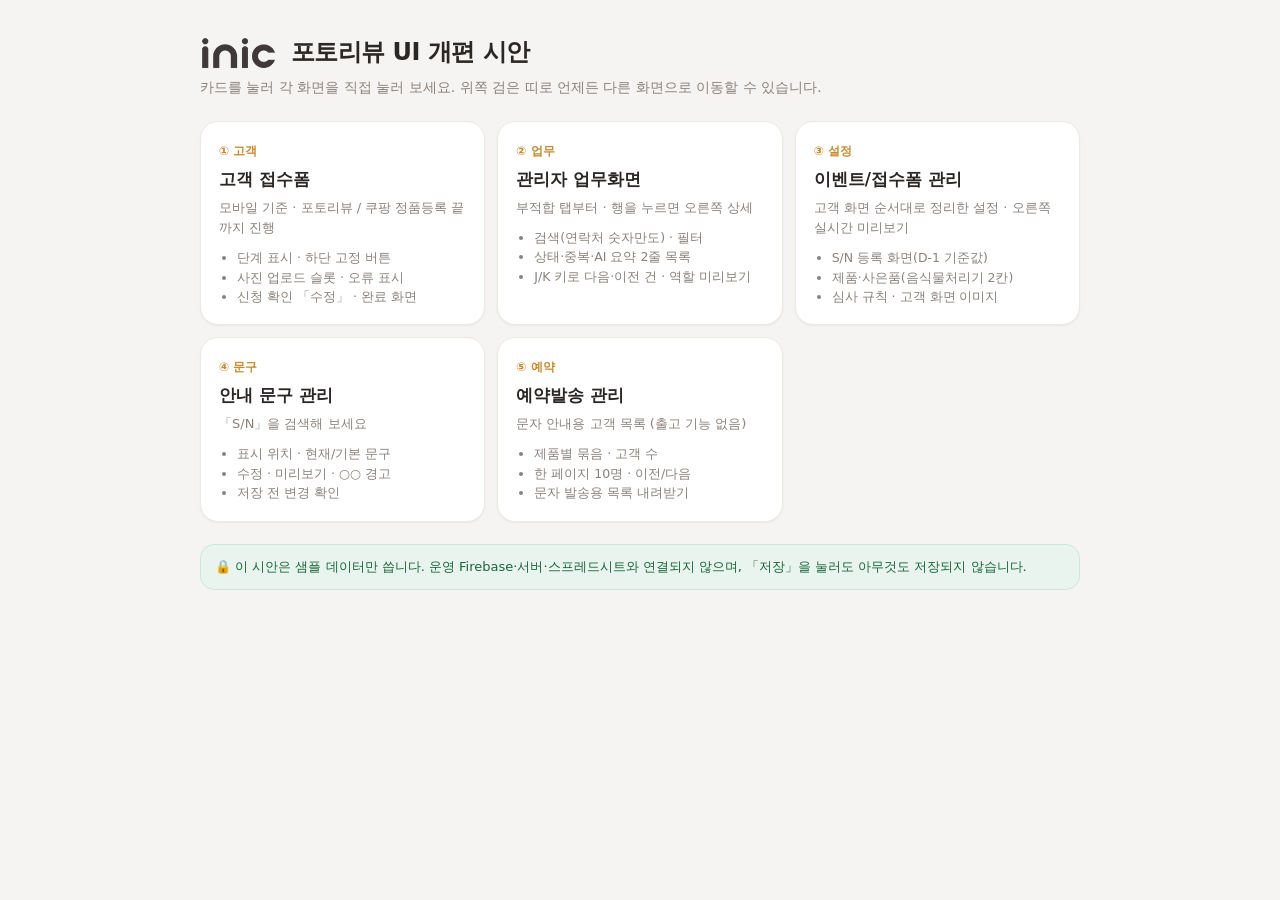
<file: mockup/index.html>
<!doctype html>
<html lang="ko"><head><meta charset="utf-8"><meta name="robots" content="noindex,nofollow"><meta name="viewport" content="width=device-width,initial-scale=1">
<title>포토리뷰 UI 시안</title>
<link rel="stylesheet" href="mock.css">
<style>
  .main{max-width:920px;margin:0 auto;padding:34px 20px 50px}
  .top{display:flex;align-items:center;gap:14px;margin-bottom:6px}
  .top .logo{height:34px}
  h1{font-size:24px;margin:0;letter-spacing:-.02em}
  .lead{color:var(--sub);margin:4px 0 22px}
  .grid{display:grid;grid-template-columns:repeat(auto-fill,minmax(270px,1fr));gap:12px}
  a.c{display:block;background:#fff;border:1px solid var(--line);border-radius:18px;padding:18px;text-decoration:none;color:var(--ink);box-shadow:var(--sh-1);transition:.15s}
  a.c:hover{transform:translateY(-2px);box-shadow:var(--sh-2);border-color:#dcd4cc}
  a.c .no{font-size:12px;font-weight:800;color:var(--accent)}
  a.c b{display:block;font-size:17px;margin:4px 0 6px}
  a.c p{margin:0;color:var(--sub);font-size:13px}
  a.c ul{margin:10px 0 0;padding-left:18px;font-size:12.5px;color:var(--sub)}
  .safe{margin-top:22px;background:var(--okbg);border:1px solid #cfe7da;border-radius:14px;padding:12px 14px;font-size:13px;color:#17663a}
</style></head><body>
<div class="main">
  <div class="top"><img class="logo" src="logo.png" alt="아이닉"><h1>포토리뷰 UI 개편 시안</h1></div>
  <p class="lead">카드를 눌러 각 화면을 직접 눌러 보세요. 위쪽 검은 띠로 언제든 다른 화면으로 이동할 수 있습니다.</p>
  <div class="grid">
    <a class="c" href="form.html"><span class="no">① 고객</span><b>고객 접수폼</b><p>모바일 기준 · 포토리뷰 / 쿠팡 정품등록 끝까지 진행</p>
      <ul><li>단계 표시 · 하단 고정 버튼</li><li>사진 업로드 슬롯 · 오류 표시</li><li>신청 확인 「수정」 · 완료 화면</li></ul></a>
    <a class="c" href="admin.html"><span class="no">② 업무</span><b>관리자 업무화면</b><p>부적합 탭부터 · 행을 누르면 오른쪽 상세</p>
      <ul><li>검색(연락처 숫자만도) · 필터</li><li>상태·중복·AI 요약 2줄 목록</li><li>J/K 키로 다음·이전 건 · 역할 미리보기</li></ul></a>
    <a class="c" href="settings.html"><span class="no">③ 설정</span><b>이벤트/접수폼 관리</b><p>고객 화면 순서대로 정리한 설정 · 오른쪽 실시간 미리보기</p>
      <ul><li>S/N 등록 화면(D-1 기준값)</li><li>제품·사은품(음식물처리기 2칸)</li><li>심사 규칙 · 고객 화면 이미지</li></ul></a>
    <a class="c" href="notices.html"><span class="no">④ 문구</span><b>안내 문구 관리</b><p>「S/N」을 검색해 보세요</p>
      <ul><li>표시 위치 · 현재/기본 문구</li><li>수정 · 미리보기 · ○○ 경고</li><li>저장 전 변경 확인</li></ul></a>
    <a class="c" href="reserve.html"><span class="no">⑤ 예약</span><b>예약발송 관리</b><p>문자 안내용 고객 목록 (출고 기능 없음)</p>
      <ul><li>제품별 묶음 · 고객 수</li><li>한 페이지 10명 · 이전/다음</li><li>문자 발송용 목록 내려받기</li></ul></a>
  </div>
  <div class="safe">🔒 이 시안은 샘플 데이터만 씁니다. 운영 Firebase·서버·스프레드시트와 연결되지 않으며, 「저장」을 눌러도 아무것도 저장되지 않습니다.</div>
</div>
</body></html>
</file>
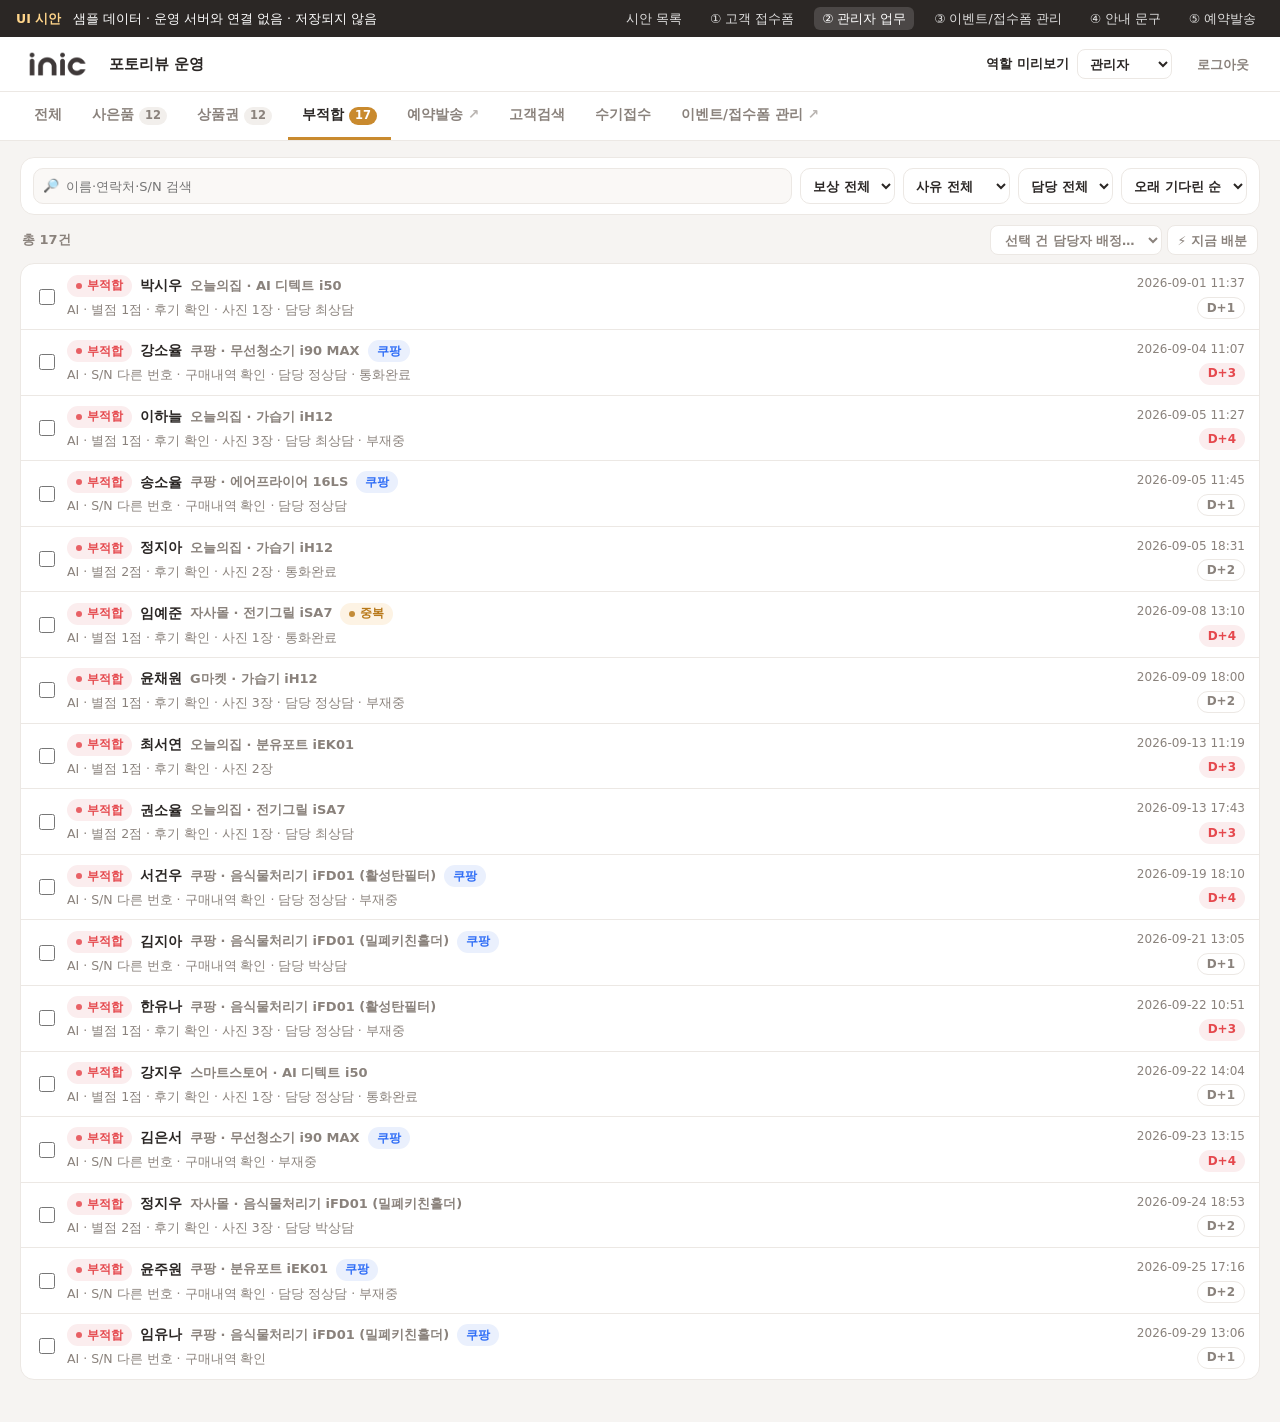
<file: admin.html>
<!doctype html>
<html lang="ko"><head><meta charset="utf-8"><meta name="robots" content="noindex,nofollow"><meta name="viewport" content="width=device-width,initial-scale=1">
<title>시안 ② 관리자 업무화면</title>
<link rel="stylesheet" href="mock.css">
<style>
  body{font-size:13px}
  .appbar{background:#fff;border-bottom:1px solid var(--line);display:flex;align-items:center;gap:14px;padding:10px 20px;position:sticky;top:30px;z-index:30}
  .appbar .ttl{font-weight:800;font-size:15px}
  .appbar .sp{flex:1}
  .who{display:flex;align-items:center;gap:8px;font-weight:700}
  .who select{height:30px;border:1px solid var(--line);border-radius:8px;padding:0 8px;background:#fff}
  .tabs{display:flex;gap:2px;padding:0 20px;background:#fff;border-bottom:1px solid var(--line);overflow-x:auto;position:sticky;top:83px;z-index:29}
  .tab{border:0;background:none;padding:12px 14px;font-weight:700;color:var(--sub);cursor:pointer;border-bottom:3px solid transparent;white-space:nowrap;font-size:13.5px}
  .tab .n{display:inline-block;min-width:20px;padding:0 6px;margin-left:5px;border-radius:999px;background:var(--sunk2);font-size:11.5px;color:var(--sub)}
  .tab.on{color:var(--ink);border-bottom-color:var(--accent)}
  .tab.on .n{background:var(--accent);color:#fff}
  .tab.link::after{content:" ↗";opacity:.6}
  .wrap{display:grid;grid-template-columns:1fr;gap:0;padding:16px 20px 30px}
  .wrap.open{grid-template-columns:minmax(0,1fr) min(520px,44vw);gap:16px}
  .sub{display:inline-flex;background:var(--sunk2);border-radius:10px;padding:3px;margin-bottom:10px}
  .sub button{border:0;background:none;height:30px;padding:0 14px;border-radius:8px;font-weight:700;color:var(--sub);cursor:pointer}
  .sub button.on{background:#fff;color:var(--ink);box-shadow:var(--sh-1)}
  .fbar{display:flex;flex-wrap:wrap;gap:8px;align-items:center;background:#fff;border:1px solid var(--line);border-radius:14px;padding:10px 12px;margin-bottom:10px;position:sticky;top:132px;z-index:20}
  .search{position:relative;flex:1 1 260px}
  .search input{width:100%;height:36px;border:1.5px solid var(--line);border-radius:10px;padding:0 12px 0 32px;background:var(--sunk)}
  .search::before{content:"🔎";position:absolute;left:10px;top:8px;font-size:13px}
  .fbar select{height:36px;border:1px solid var(--line);border-radius:10px;padding:0 8px;background:#fff;font-weight:600}
  .meta{display:flex;align-items:center;gap:10px;margin:0 2px 8px;color:var(--sub);font-weight:700}
  .meta .sp{flex:1}
  .list{background:#fff;border:1px solid var(--line);border-radius:14px;overflow:hidden}
  .row{display:grid;grid-template-columns:22px 1fr auto;gap:10px;align-items:center;padding:10px 14px;border-bottom:1px solid var(--line);cursor:pointer;position:relative}
  .row:last-child{border-bottom:0}
  .row:hover{background:var(--sunk)}
  .row.sel{background:var(--accentbg)}
  .row.sel::before{content:"";position:absolute;left:0;top:0;bottom:0;width:3px;background:var(--accent)}
  .l1{display:flex;align-items:center;gap:8px;flex-wrap:wrap}
  .l1 .nm{font-weight:800;font-size:14px}
  .l1 .pd{color:var(--sub);font-weight:600}
  .l2{color:var(--sub);font-size:12.5px;margin-top:3px;white-space:nowrap;overflow:hidden;text-overflow:ellipsis}
  .row .rt{text-align:right;color:var(--sub);font-size:12px;display:flex;flex-direction:column;align-items:flex-end;gap:4px}
  .row input[type=checkbox]{width:16px;height:16px}
  .pager{display:flex;justify-content:center;gap:4px;margin-top:12px}
  .pager button{min-width:34px;height:32px;border:1px solid var(--line);background:#fff;border-radius:8px;font-weight:700;cursor:pointer}
  .pager button.on{background:var(--brand);color:#fff;border-color:var(--brand)}
  .empty{padding:40px;text-align:center;color:var(--sub)}
  /* 상세 패널 */
  .panel{background:#fff;border:1px solid var(--line);border-radius:16px;box-shadow:var(--sh-2);position:sticky;top:132px;max-height:calc(100vh - 150px);display:none;flex-direction:column;overflow:hidden}
  .wrap.open .panel{display:flex}
  .ph{display:flex;align-items:center;gap:8px;padding:12px 14px;border-bottom:1px solid var(--line)}
  .ph b{font-size:15px}
  .ph .sp{flex:1}
  .pb{overflow:auto;padding:14px;flex:1}
  .imgbig{height:300px;border-radius:12px;overflow:hidden;background:var(--sunk2);cursor:zoom-in;border:1px solid var(--line)}
  .imgs2{display:grid;grid-template-columns:1fr 1fr;gap:8px}
  .imgs2 .imgbig{height:240px}
  .imgcap{font-size:12px;color:var(--sub);font-weight:700;margin:6px 0 2px}
  .thumbs{display:flex;gap:6px;margin-top:6px}
  .thumbs div{width:54px;height:54px;border-radius:8px;overflow:hidden;border:2px solid var(--line);cursor:pointer}
  .thumbs div.on{border-color:var(--brand)}
  .chk{border:1px solid var(--line);border-radius:12px;margin-top:12px;overflow:hidden}
  .chk .h{background:var(--sunk);padding:8px 12px;font-weight:800;display:flex;align-items:center;gap:8px}
  .chk .i{display:flex;gap:8px;padding:8px 12px;border-top:1px solid var(--line)}
  .chk .i .o{font-weight:900;width:16px}
  .dl{display:grid;grid-template-columns:72px 1fr;gap:6px 10px;margin-top:12px;font-size:13px}
  .dl dt{color:var(--sub)} .dl dd{margin:0;font-weight:600}
  .callbox{background:var(--sunk);border-radius:12px;padding:12px;margin-top:12px}
  .callbox .g{display:grid;grid-template-columns:1fr 1fr;gap:8px;margin-bottom:8px}
  .callbox select,.callbox textarea{width:100%;border:1.5px solid var(--line);border-radius:10px;background:#fff;padding:7px 9px}
  .ro{background:var(--bluebg);color:var(--blue);border-radius:10px;padding:9px 12px;font-weight:700;margin-top:12px}
  .pf{display:flex;gap:8px;padding:12px 14px;border-top:1px solid var(--line);background:#fff}
  .pf .sp{flex:1}
  .keys{font-size:11.5px;color:var(--sub);padding:0 14px 10px;background:#fff}
  kbd{background:var(--sunk2);border:1px solid var(--line);border-bottom-width:2px;border-radius:5px;padding:0 5px;font-size:11px;font-family:inherit}
  .shipnote{background:var(--warnbg);color:#7a5210;border-radius:10px;padding:8px 12px;font-weight:700;margin-bottom:10px;display:flex;gap:10px;align-items:center}
  .viewer{position:fixed;inset:0;background:rgba(15,12,11,.92);z-index:160;display:none;align-items:center;justify-content:center}
  .viewer.on{display:flex}
  .viewer .vi{width:min(520px,90vw);height:min(700px,85vh)}
  .viewer .x{position:absolute;top:18px;right:22px;color:#fff;font-size:26px;background:none;border:0;cursor:pointer}
  @media (max-width:900px){ .wrap.open{grid-template-columns:1fr} .panel{position:fixed;inset:40px 10px 10px;max-height:none;z-index:120} }
</style></head><body>
<div class="appbar">
  <span class="logochip"><img class="logo" src="logo.png" alt="아이닉"></span><span class="ttl">포토리뷰 운영</span><span class="sp"></span>
  <span class="who">역할 미리보기 <select id="role"><option value="master">관리자</option><option value="qa">QA</option><option value="order">발주·회계</option><option value="agent">상담사</option></select></span>
  <button class="btn sm ghost" onclick="toast('시안: 로그아웃')">로그아웃</button>
</div>
<nav class="tabs" id="tabs"></nav>
<div class="wrap" id="wrap">
  <main>
    <div id="subbox"></div>
    <div class="fbar" id="fbar"></div>
    <div id="shipnote"></div>
    <div class="meta"><span id="count"></span><span class="sp"></span><span id="bulk"></span></div>
    <div class="list" id="list"></div>
    <div class="pager" id="pager"></div>
  </main>
  <aside class="panel" id="panel"></aside>
</div>
<div class="viewer" id="viewer"><button class="x" onclick="$('#viewer').classList.remove('on')">✕</button><div class="vi" id="vimg"></div></div>
<script src="mock.js"></script>
<script>
mockbar("admin.html");
const ALL = makeEntries(96);
const RES = Object.keys(RESERVE_DEFAULT);
const isRes = e => RES.includes(e.product) && e.rw==="gift";
const TABS = [
  {k:"all",   t:"전체",       roles:["master","qa","order"]},
  {k:"gift",  t:"사은품",     roles:["master","qa","order"]},
  {k:"coupon",t:"상품권",     roles:["master","qa","order"]},
  {k:"bad",   t:"부적합",     roles:["master","qa","agent"]},
  {k:"reserve",t:"예약발송",  roles:["master","qa","order"], href:"reserve.html"},
  {k:"cs",    t:"고객검색",   roles:["master","qa","agent"]},
  {k:"manual",t:"수기접수",   roles:["master","qa","agent"]},
  {k:"admin", t:"이벤트/접수폼 관리", roles:["master"], href:"settings.html"}];
const V = { tab:"bad", sub:"elig", q:"", f1:"", f2:"", f3:"", sort:"wait", page:1, sel:null, shot:0, checked:new Set() };
const shippable = e => (e.status==="eligible"||e.approved) && !e.shipped;
const lists = {
  all:   () => ALL,
  gift:  () => V.sub==="elig" ? ALL.filter(e=>e.rw==="gift"&&shippable(e)&&!isRes(e)) : ALL.filter(e=>e.rw==="gift"&&(e.status==="review"||e.status==="pending")&&!e.approved),
  coupon:() => V.sub==="elig" ? ALL.filter(e=>e.rw==="coupon"&&shippable(e)) : ALL.filter(e=>e.rw==="coupon"&&(e.status==="review"||e.status==="pending")&&!e.approved),
  bad:   () => ALL.filter(e=>e.status==="ineligible"&&!e.approved),
  cs:    () => V.q ? ALL : [],
  manual:() => []
};
function badge(k){ const f=lists[k]; if(!f) return ""; if(k==="all"||k==="cs"||k==="manual") return "";
  const save=V.sub; V.sub="elig"; const n=f().length; V.sub=save; return `<span class="n">${k==="bad"?lists.bad().length:n}</span>`; }
function renderTabs(){
  const role=$("#role").value; const ok=TABS.filter(t=>t.roles.includes(role));
  if(!ok.find(t=>t.k===V.tab)) V.tab=ok[0].k;
  $("#tabs").innerHTML = ok.map(t=>`<button class="tab ${t.k===V.tab?"on":""} ${t.href?"link":""}" data-tab="${t.k}" ${t.href?`data-href="${t.href}"`:""}>${t.t}${badge(t.k)}</button>`).join("");
}
function match(e){ const q=V.q.trim().toLowerCase(); if(!q) return true; const d=q.replace(/\D/g,"");
  return [e.name,e.phone,e.serial,e.product,prodOf(e.product).name].join(" ").toLowerCase().includes(q) || (d.length>=4 && e.phone.replace(/\D/g,"").includes(d)); }
function rows(){
  let r = (lists[V.tab]||(()=>[]))().filter(match);
  if(V.tab==="bad"){
    if(V.f1) r=r.filter(e=>e.rw===V.f1);
    if(V.f2) r=r.filter(e=>(e.type==="coupang"?"sn":"rating")===V.f2);
    if(V.f3) r=r.filter(e=>V.f3==="__none__"?!e.agent:e.agent===V.f3);
  }
  r=r.slice(); if(V.sort==="wait") r.sort((a,b)=>a.date-b.date); else r.sort((a,b)=>b.date-a.date);
  return r;
}
function renderFbar(){
  const sub = (V.tab==="gift"||V.tab==="coupon") ? `<div class="sub">${[["elig","적합(발송대상)"],["review","확인필요"]].map(([v,t])=>{ const s=V.sub; V.sub=v; const n=lists[V.tab]().length; V.sub=s; return `<button class="${V.sub===v?"on":""}" data-sub="${v}">${t} <b>${n}</b></button>`; }).join("")}</div>` : "";
  $("#subbox").innerHTML = sub;
  let h = `<div class="search"><input id="q" placeholder="${V.tab==="cs"?"고객 이름·연락처(숫자만도 가능)·S/N으로 찾기":"이름·연락처·S/N 검색"}" value="${esc(V.q)}"></div>`;
  if(V.tab==="bad") h += `<select id="f1"><option value="">보상 전체</option><option value="gift">사은품</option><option value="coupon">상품권</option></select>
    <select id="f2"><option value="">사유 전체</option><option value="rating">별점 미달</option><option value="sn">S/N 불일치</option></select>
    <select id="f3"><option value="">담당 전체</option><option value="__none__">미배정</option><option>박상담</option><option>최상담</option><option>정상담</option></select>`;
  h += `<select id="sort"><option value="wait">오래 기다린 순</option><option value="new">최신 접수 순</option></select>`;
  $("#fbar").innerHTML = (V.tab==="manual") ? `<div class="hint">수기접수 화면은 이번 시안 범위 밖입니다(기존 그대로).</div>` : h;
  ["f1","f2","f3","sort"].forEach(k=>{ const el=$("#"+k); if(el){ el.value=V[k]; el.onchange=()=>{ V[k]=el.value; V.page=1; renderList(); }; } });
  const q=$("#q"); if(q) q.oninput=()=>{ V.q=q.value; V.page=1; renderList(); };
  $$("[data-sub]").forEach(b=>b.onclick=()=>{ V.sub=b.dataset.sub; V.page=1; V.sel=null; renderAll(); });
  $("#shipnote").innerHTML = (V.tab==="gift"||V.tab==="coupon")&&V.sub==="elig"
    ? `<div class="shipnote">📦 일괄출고는 검색·필터와 관계없이 <u>적합·미출고 전체</u>를 내보냅니다. ${V.tab==="gift"?"예약발송 지정 제품은 빠집니다.":""}<span style="flex:1"></span><button class="btn sm primary" onclick="NOSAVE()">사방넷 일괄출고</button><button class="btn sm" onclick="NOSAVE()">엑셀</button></div>` : "";
}
function renderList(){
  const r = rows(), per=20, pages=Math.max(1,Math.ceil(r.length/per)); if(V.page>pages) V.page=pages;
  const vis = r.slice((V.page-1)*per, V.page*per);
  $("#count").textContent = V.tab==="cs" && !V.q ? "검색어를 입력하세요" : `총 ${r.length}건`;
  $("#bulk").innerHTML = V.tab==="bad" ? `${V.checked.size?`<b style="color:var(--ink)">${V.checked.size}건 선택</b>`:""} <select class="btn sm" style="height:30px" onchange="NOSAVE();this.value=''"><option value="">선택 건 담당자 배정…</option><option>박상담</option><option>최상담</option></select> <button class="btn sm" onclick="NOSAVE()">⚡ 지금 배분</button>` : "";
  $("#list").innerHTML = vis.length ? vis.map(e=>`
    <div class="row ${V.sel===e.id?"sel":""}" data-act="detail" data-id="${e.id}">
      ${V.tab==="bad"?`<input type="checkbox" data-chk="${e.id}" ${V.checked.has(e.id)?"checked":""} onclick="event.stopPropagation()">`:`<span></span>`}
      <div><div class="l1">${statusChip(e)}<span class="nm">${esc(e.name)}</span><span class="pd">${esc(e.source)} · ${esc(prodOf(e.product).name)}</span>
        ${e.type==="coupang"?'<span class="chip blue nodot">쿠팡</span>':""}${e.dup?'<span class="chip warn">중복</span>':""}${isRes(e)&&V.tab==="all"?'<span class="chip accent nodot">예약발송</span>':""}</div>
        <div class="l2">AI · ${esc(aiSummary(e))}${e.agent?" · 담당 "+esc(e.agent):""}${e.callStatus?" · "+esc(e.callStatus):""}</div></div>
      <div class="rt">${fmtDT(e.date)}${V.tab==="bad"?`<span class="chip ${(e.id.charCodeAt(4)%4)>=2?"bad":"line"} nodot">D+${1+(e.id.charCodeAt(4)%4)}</span>`:""}</div>
    </div>`).join("") : `<div class="empty">${V.tab==="cs"&&!V.q?"🔎 이름이나 연락처로 고객을 찾으세요":V.tab==="manual"?"(시안 범위 밖)":"조건에 맞는 건이 없습니다"}</div>`;
  $("#pager").innerHTML = pages>1 ? Array.from({length:pages},(_,i)=>`<button class="${i+1===V.page?"on":""}" data-pg="${i+1}">${i+1}</button>`).join("") : "";
}
function renderPanel(){
  const e = ALL.find(x=>x.id===V.sel); $("#wrap").classList.toggle("open", !!e); if(!e){ $("#panel").innerHTML=""; return; }
  const ro = V.tab==="all"||V.tab==="cs"; const bad = e.status==="ineligible"&&!e.approved;
  const shots = Array.from({length:e.shots},(_,i)=>i);
  const imgs = e.type==="coupang"
    ? `<div class="imgs2"><div><div class="imgcap">① S/N 라벨 사진</div><div class="imgbig" data-zoom="S/N 라벨">${fakeShot("S/N 라벨","#e3ebe6")}</div></div>
       <div><div class="imgcap">② 구매내역 캡처</div><div class="imgbig" data-zoom="주문목록">${fakeShot("쿠팡 주문목록","#efe9e3")}</div></div></div>`
    : `<div class="imgcap">리뷰 캡처 ${e.shots>1?`(${V.shot+1}/${e.shots}) · AI는 1번째에서 별점 확인`:""}</div><div class="imgbig" data-zoom="리뷰 캡처 ${V.shot+1}">${fakeShot("리뷰 캡처 "+(V.shot+1))}</div>
       ${e.shots>1?`<div class="thumbs">${shots.map(i=>`<div class="${i===V.shot?"on":""}" data-shot="${i}">${fakeShot(String(i+1))}</div>`).join("")}</div>`:""}`;
  const ck = e.type==="coupang"
    ? [["S/N 라벨 사진",e.status!=="review"],["입력 S/N과 사진 S/N "+(e.aiSerial==="일치"?"일치":e.aiSerial),e.aiSerial==="일치"],["쿠팡 주문목록 화면",true],["배송완료",e.status!=="review"]]
    : [["리뷰 화면 캡처",true],["별점 "+e.rating+"점 (3점 이상 통과)",e.rating>=3],["제품 사진 포함",true]];
  const primary = bad&&!ro ? `<button class="btn primary" data-act="approve">출고 승인</button>`
    : (e.status==="review"&&!ro) ? `<button class="btn primary" data-act="rejudge">재심사</button>` : "";
  $("#panel").innerHTML = `
    <div class="ph">${statusChip(e)}<b>${esc(e.name)}</b><span class="hint">${e.id}</span><span class="sp"></span>
      <button class="btn sm ghost" data-act="prev" title="이전 (K)">↑</button><button class="btn sm ghost" data-act="next" title="다음 (J)">↓</button><button class="btn sm ghost" data-act="close" title="닫기 (Esc)">✕</button></div>
    <div class="pb">${imgs}
      <div class="chk"><div class="h">AI 심사 결과 ${statusChip(e)}</div>${ck.map(([t,o])=>`<div class="i"><span class="o" style="color:var(--${o?"ok":"bad"})">${o?"✓":"✗"}</span>${esc(t)}</div>`).join("")}</div>
      <dl class="dl"><dt>제품</dt><dd>${esc(prodOf(e.product).name)}</dd><dt>판매처</dt><dd>${esc(e.source)}</dd><dt>${e.rw==="gift"?"사은품":"상품권"}</dt><dd>${esc(e.gift)}</dd>
        <dt>연락처</dt><dd>${esc(e.phone)}</dd>${e.serial?`<dt>S/N</dt><dd>${esc(e.serial)}</dd>`:""}${e.rw==="gift"?`<dt>주소</dt><dd>${esc(e.address)}</dd>`:""}<dt>접수</dt><dd>${fmtDT(e.date)}</dd></dl>
      ${ro && bad ? `<div class="ro">ⓘ 조회 전용입니다. 응대 기록과 출고 승인은 「부적합」 탭에서 합니다. <a href="#" data-act="gobad">부적합 탭에서 열기 →</a></div>` : ""}
      ${bad && !ro ? `<div class="callbox"><div class="g"><select><option>응대상태 선택</option><option>부재중</option><option ${e.callStatus==="통화완료"?"selected":""}>통화완료</option></select>
        <select id="cres"><option value="">처리상태 선택</option><option>수정 동의</option><option>수정 미동의</option><option>삭제 동의</option><option>문자발송</option><option>기타</option></select></div>
        <textarea rows="2" placeholder="결과 메모 (「기타」면 필수)"></textarea>
        <div class="hint" style="margin-top:6px">담당자 ${esc(e.agent||"미배정")} · 처리상태를 골라야 출고 승인할 수 있어요</div></div>` : ""}
    </div>
    <div class="pf">${!ro&&bad?`<button class="btn" data-act="save">응대 저장</button>`:""}${e.approved&&!ro?`<button class="btn danger sm" data-act="unapprove">승인 취소</button>`:""}<span class="sp"></span>${primary}</div>
    <div class="keys"><kbd>J</kbd>/<kbd>↓</kbd> 다음 · <kbd>K</kbd>/<kbd>↑</kbd> 이전 · <kbd>/</kbd> 검색 · <kbd>Esc</kbd> 닫기</div>`;
}
function move(d){ const r=rows(); if(!r.length) return; let i=r.findIndex(e=>e.id===V.sel); i=Math.min(r.length-1,Math.max(0,i+d)); V.sel=r[i].id; V.shot=0; V.page=Math.floor(i/20)+1; renderList(); renderPanel(); const el=$(`.row[data-id="${V.sel}"]`); if(el) el.scrollIntoView({block:"nearest"}); }
function renderAll(){ renderTabs(); renderFbar(); renderList(); renderPanel(); }
document.addEventListener("click",ev=>{
  const t=ev.target.closest("[data-tab],[data-act],[data-pg],[data-shot],[data-zoom]"); if(!t) return;
  if(t.dataset.tab){ if(t.dataset.href){ location.href=t.dataset.href; return; } V.tab=t.dataset.tab; V.sub="elig"; V.page=1; V.sel=null; V.q=""; renderAll(); return; }
  if(t.dataset.pg){ V.page=+t.dataset.pg; renderList(); return; }
  if(t.dataset.shot){ V.shot=+t.dataset.shot; renderPanel(); return; }
  if(t.dataset.zoom){ $("#vimg").innerHTML=fakeShot(t.dataset.zoom); $("#viewer").classList.add("on"); return; }
  const a=t.dataset.act;
  if(a==="detail"){ V.sel=t.dataset.id; V.shot=0; renderList(); renderPanel(); }
  if(a==="close"){ V.sel=null; renderList(); renderPanel(); }
  if(a==="next") move(1); if(a==="prev") move(-1);
  if(a==="gobad"){ ev.preventDefault(); const keep=V.sel; V.tab="bad"; V.q=""; V.f1=V.f2=V.f3=""; renderAll(); V.sel=keep; move(0); }
  if(a==="save") NOSAVE();
  if(a==="rejudge") toast("시안: 재심사 요청 — 실제로는 약 1분 뒤 결과가 반영됩니다");
  if(a==="unapprove") NOSAVE();
  if(a==="approve"){ if(!$("#cres").value){ toast("처리상태를 먼저 골라 주세요"); return; } toast("시안이므로 실제 승인되지 않습니다 · 다음 건으로 이동"); move(1); }
});
document.addEventListener("change",ev=>{ const c=ev.target.dataset&&ev.target.dataset.chk; if(c){ ev.target.checked?V.checked.add(c):V.checked.delete(c); renderList(); } });
document.addEventListener("keydown",ev=>{
  if(/INPUT|TEXTAREA|SELECT/.test(ev.target.tagName)){ if(ev.key==="Escape") ev.target.blur(); return; }
  if(ev.key==="/"){ ev.preventDefault(); const q=$("#q"); if(q) q.focus(); }
  if(ev.key==="Escape"){ if($("#viewer").classList.contains("on")) $("#viewer").classList.remove("on"); else { V.sel=null; renderList(); renderPanel(); } }
  if(ev.key==="j"||ev.key==="ArrowDown"){ ev.preventDefault(); move(1); }
  if(ev.key==="k"||ev.key==="ArrowUp"){ ev.preventDefault(); move(-1); }
});
$("#role").onchange=()=>{ V.sel=null; renderAll(); };
renderAll();
</script></body></html>
</file>
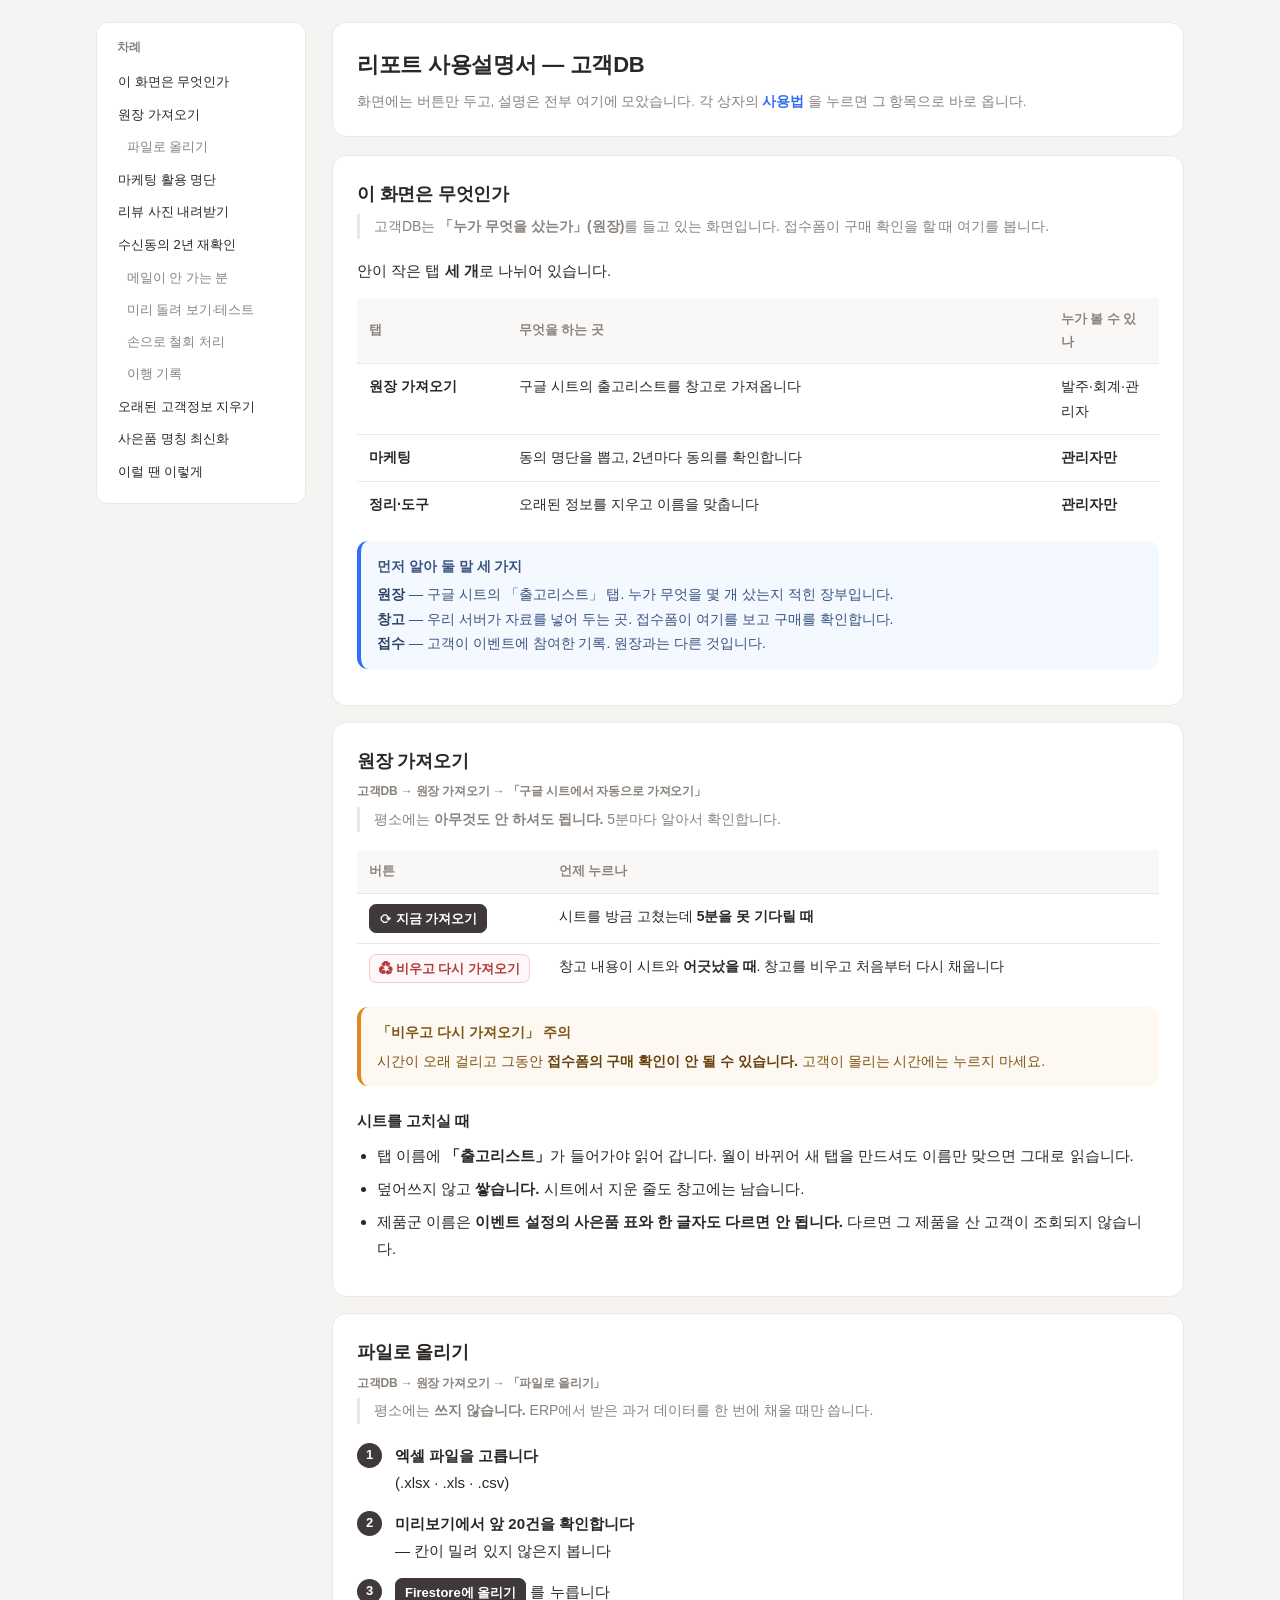
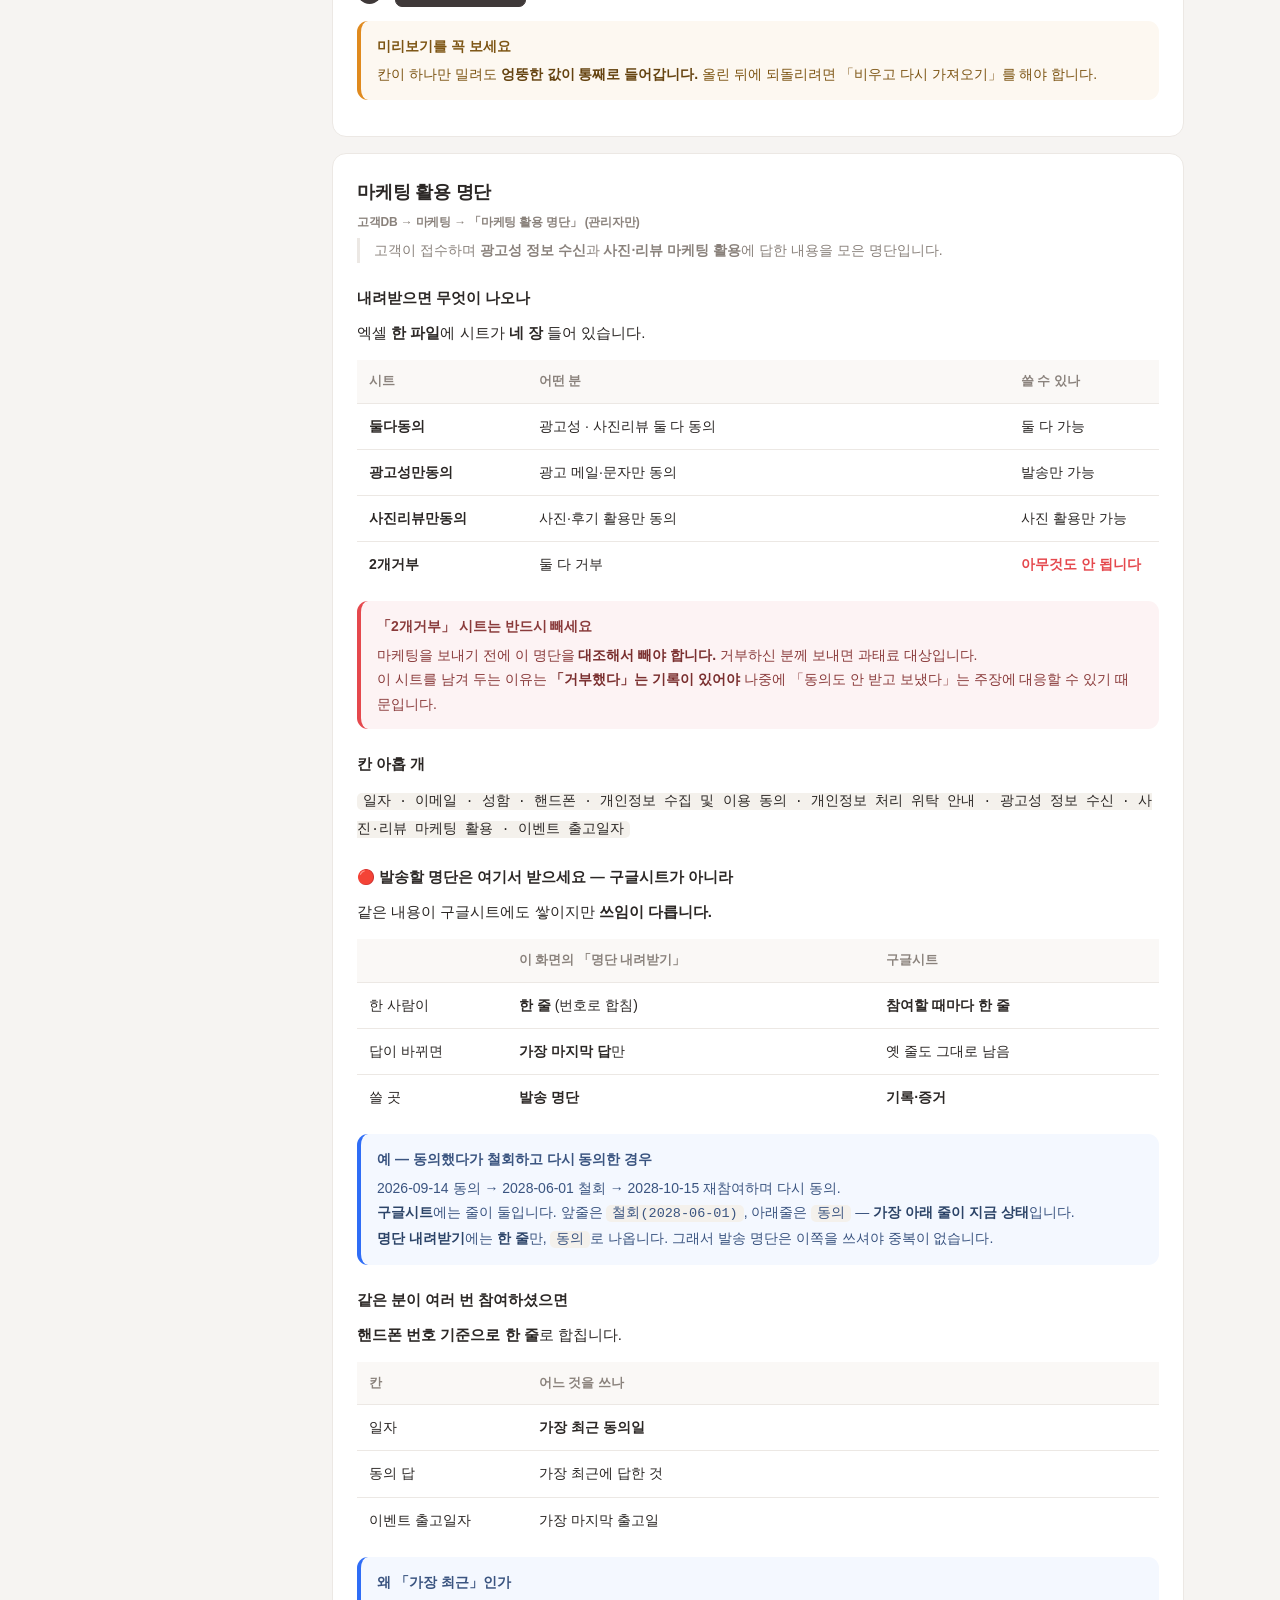
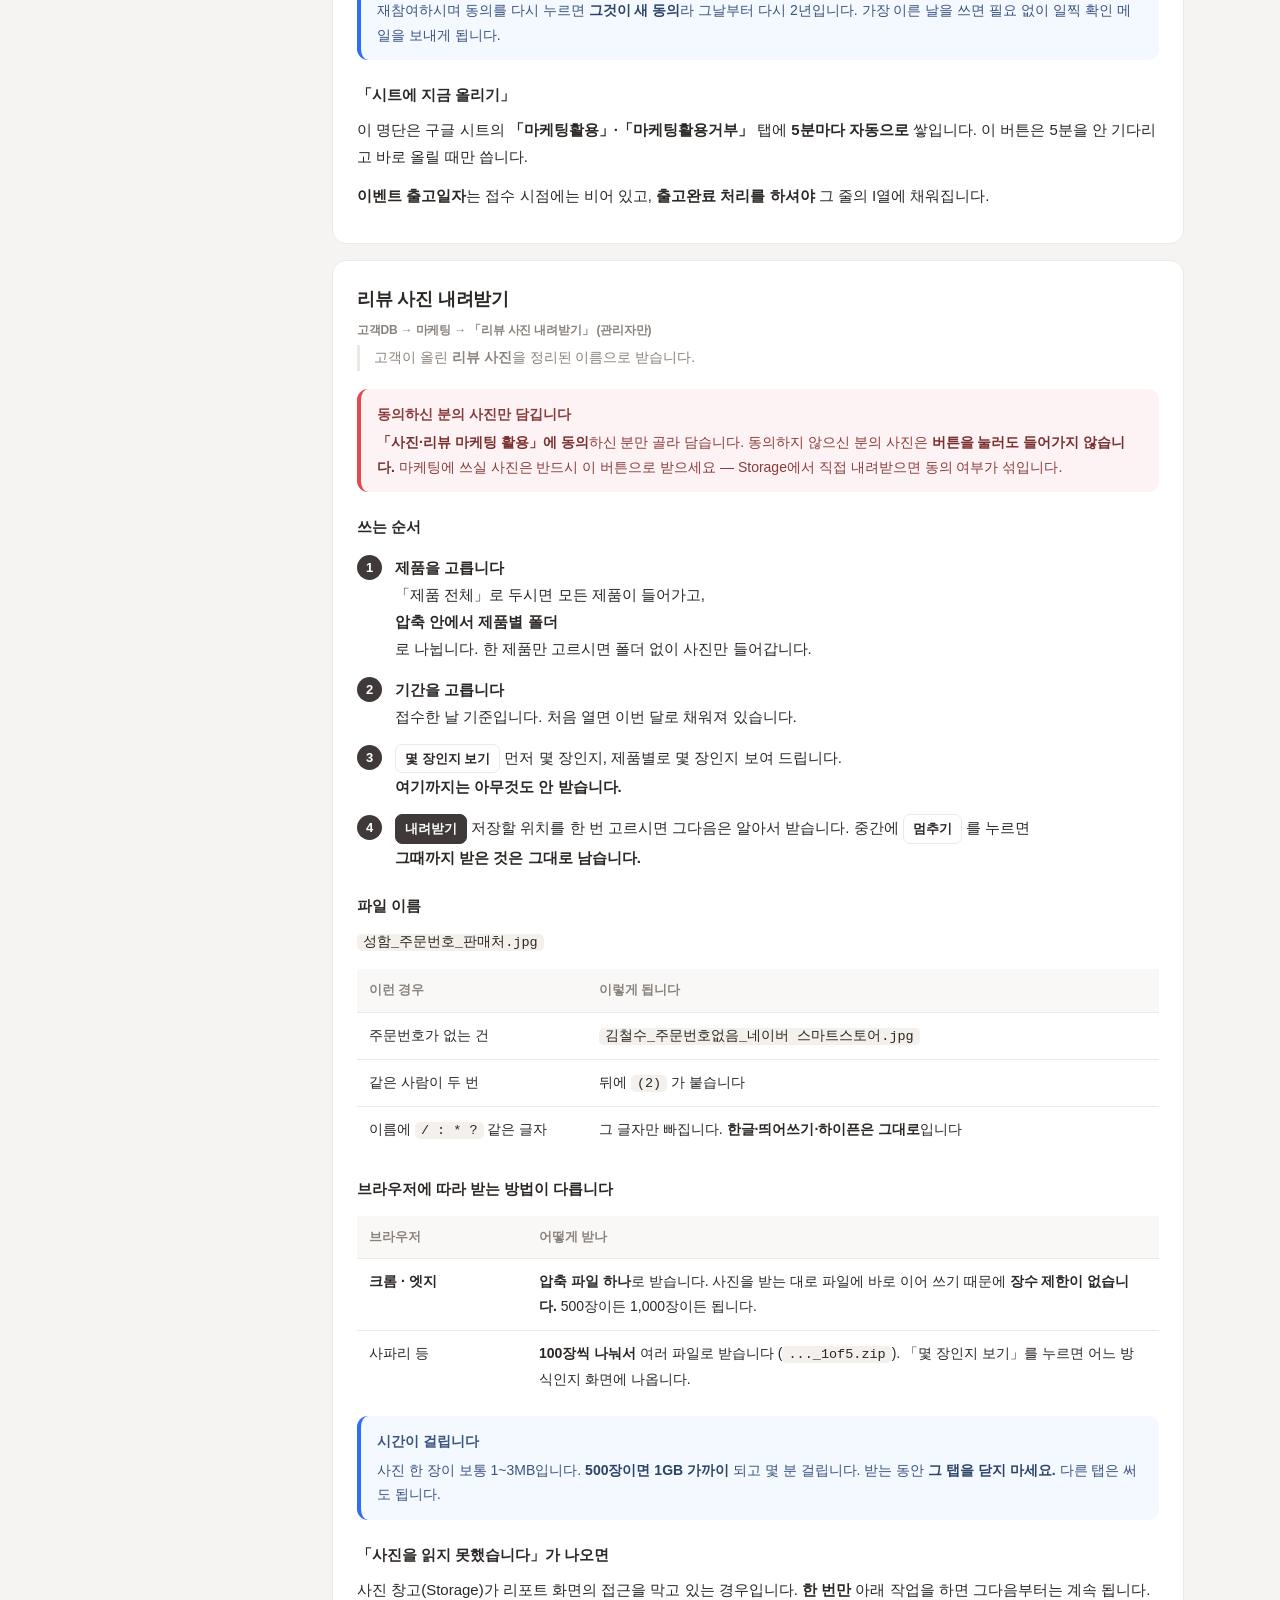
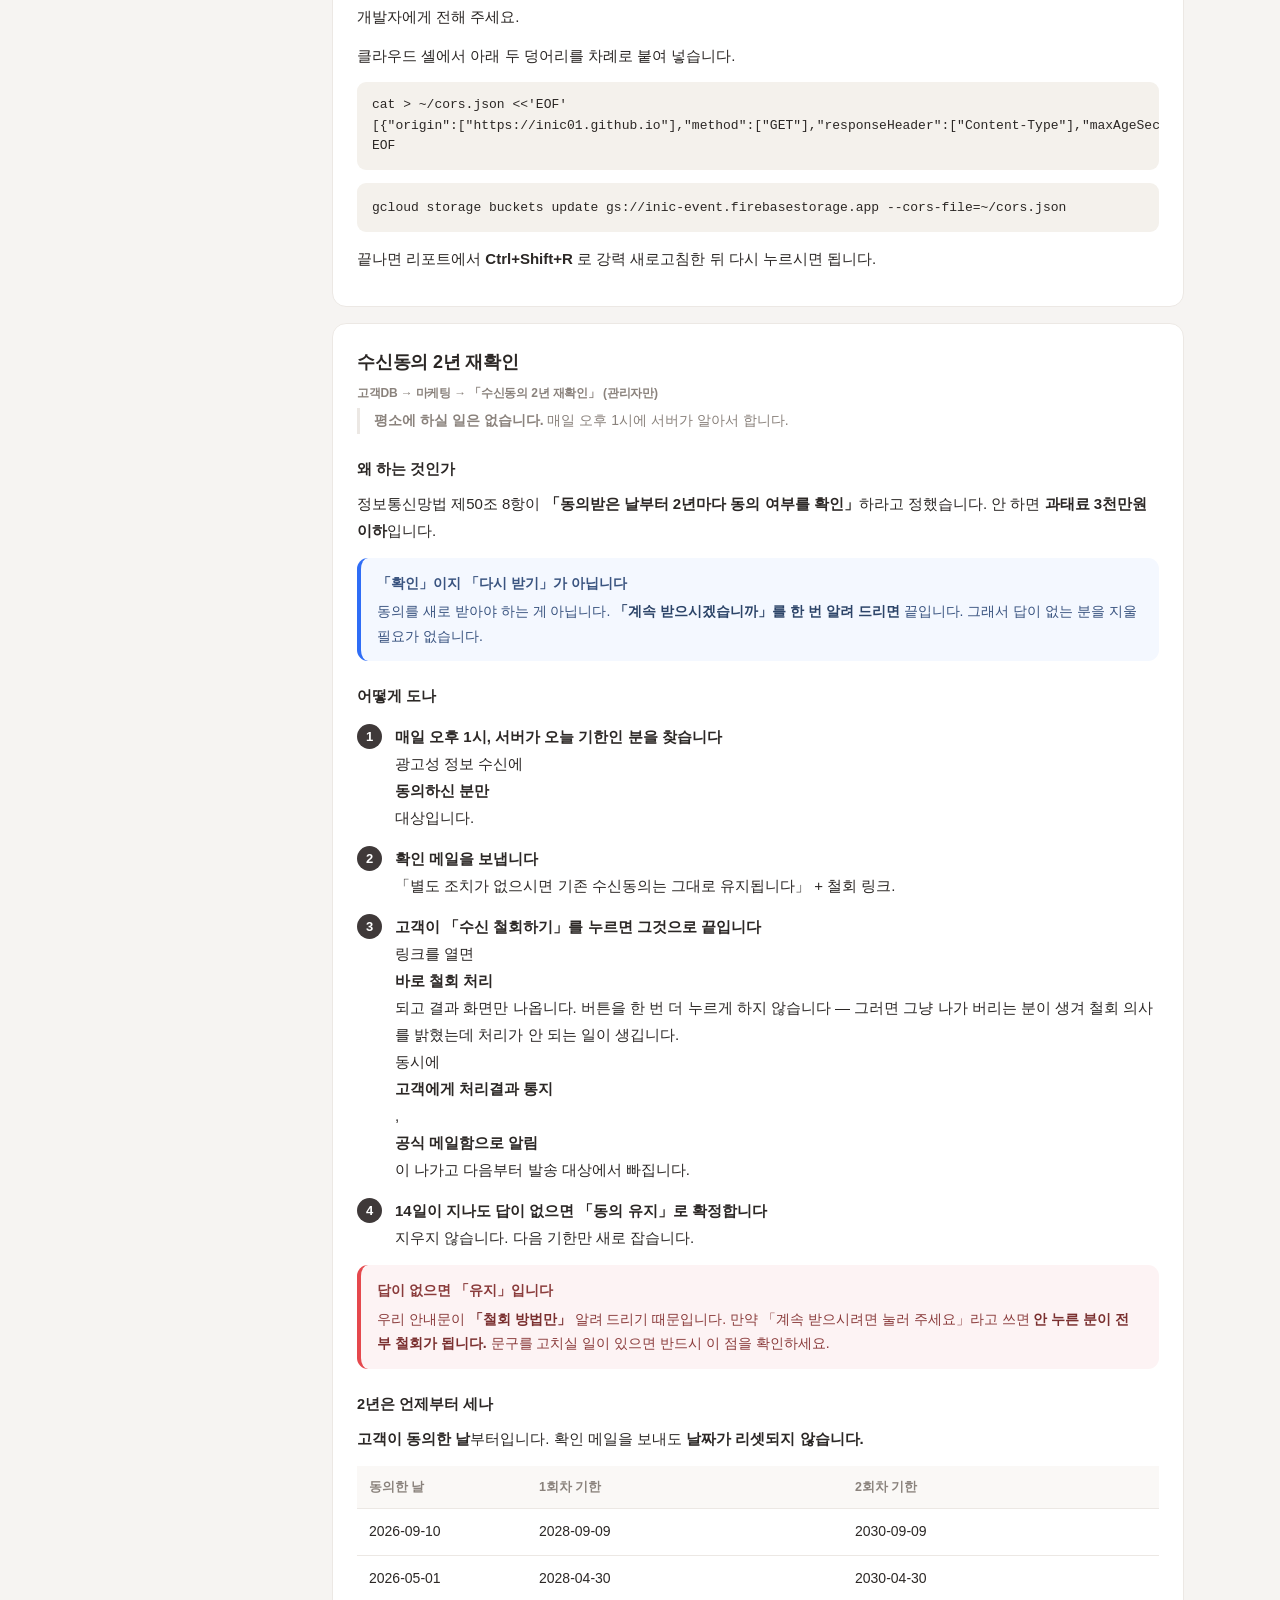
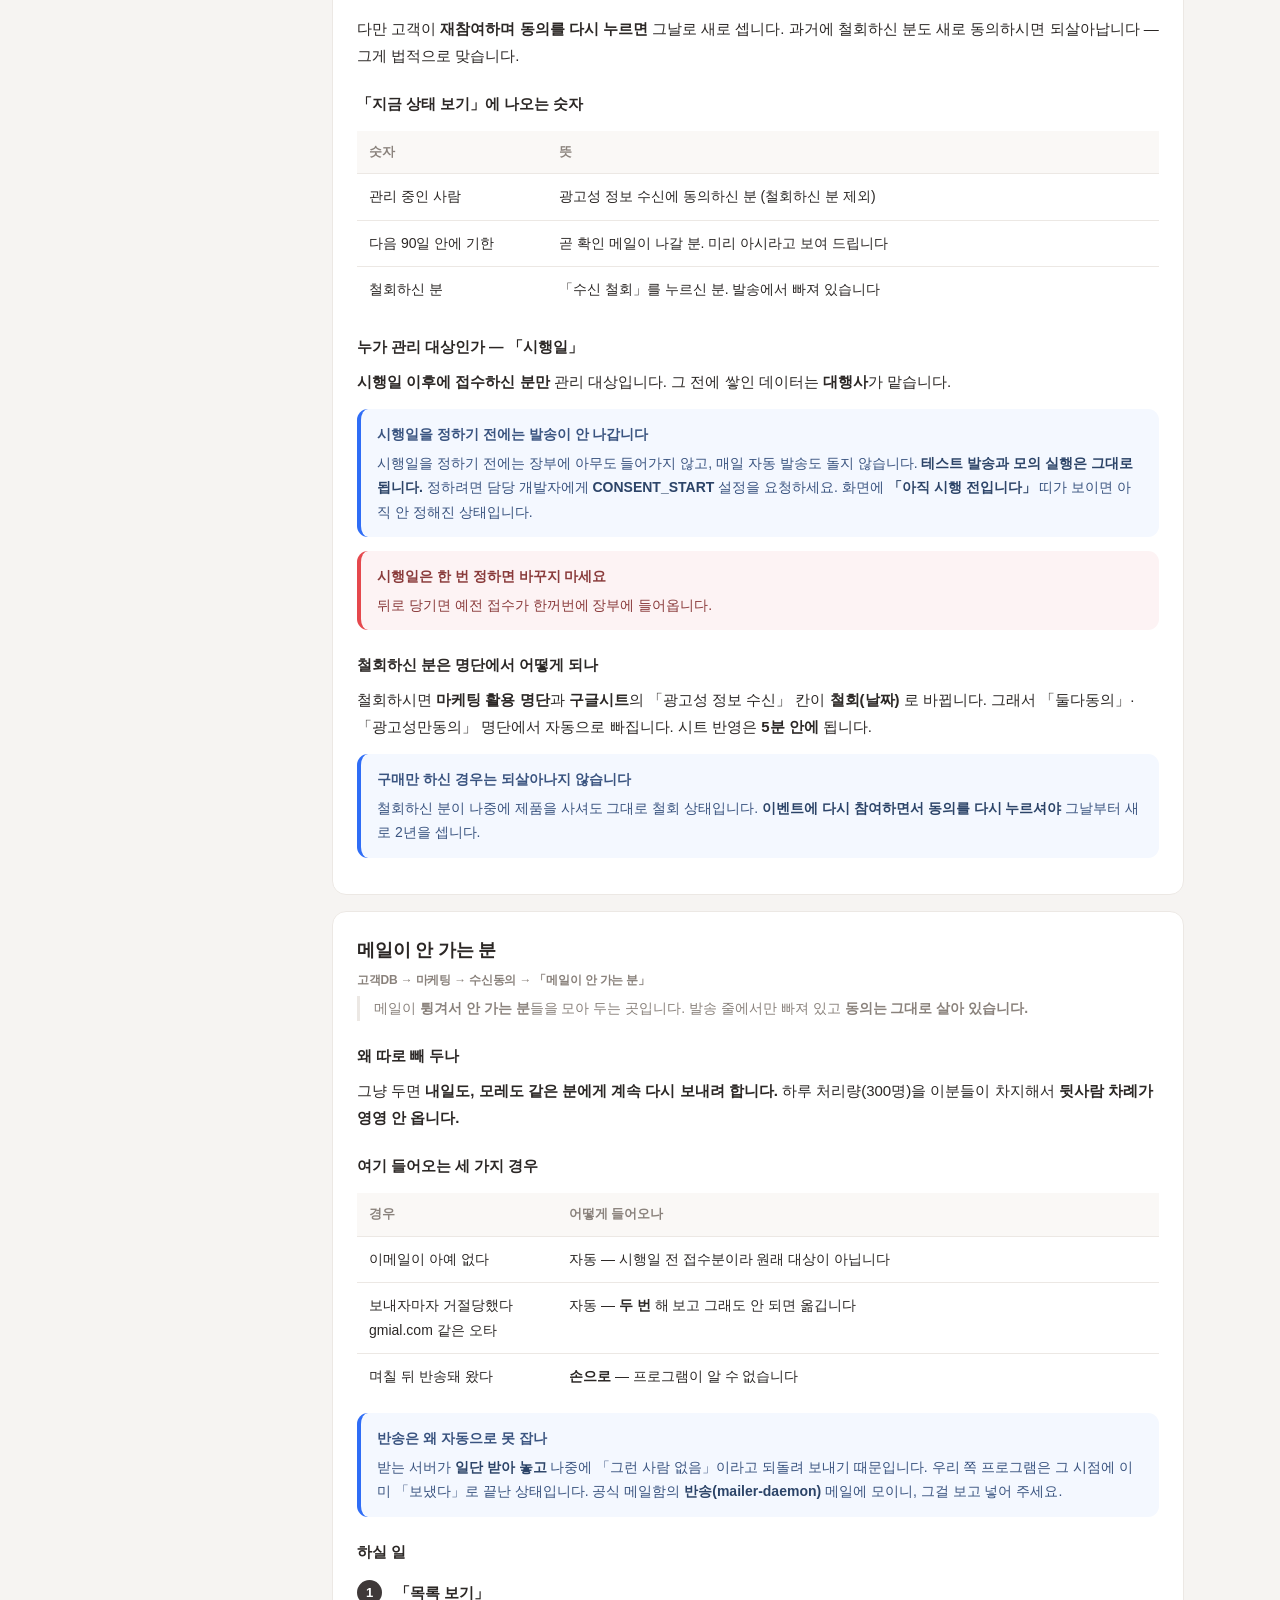
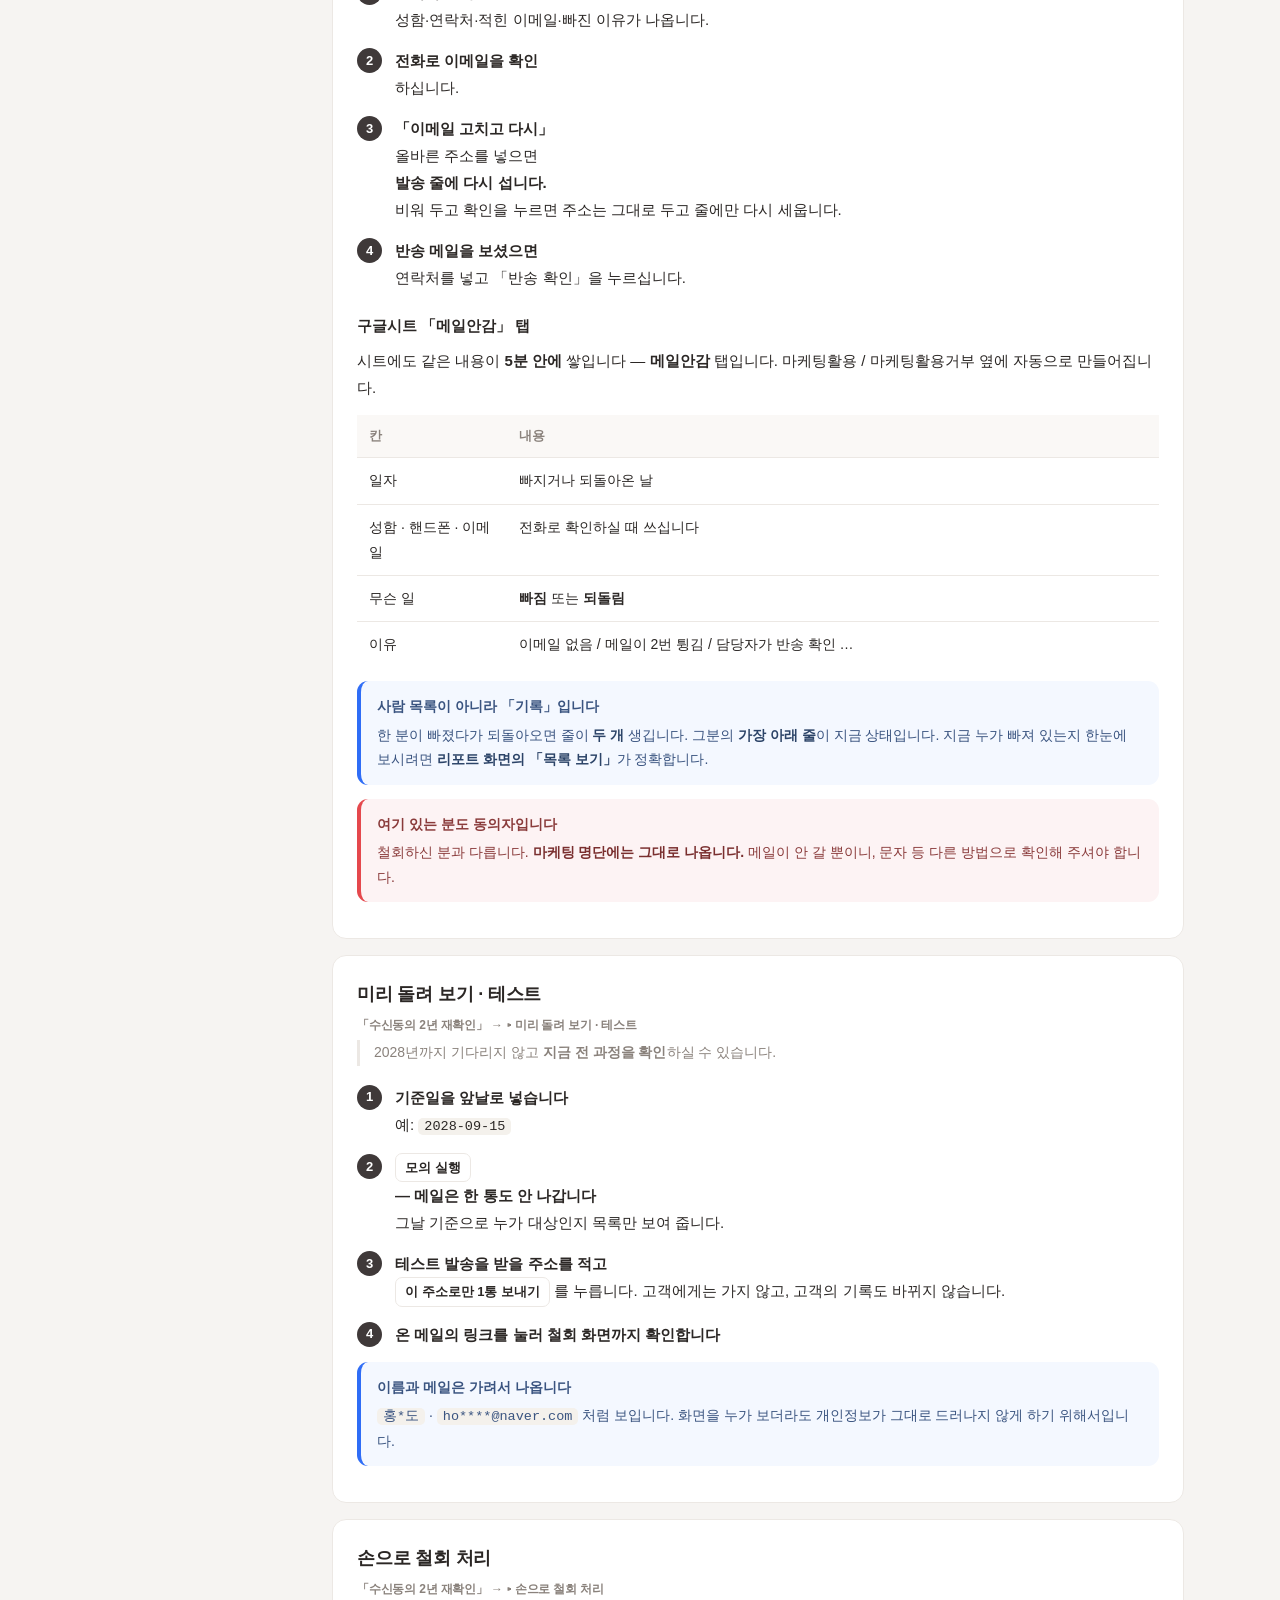
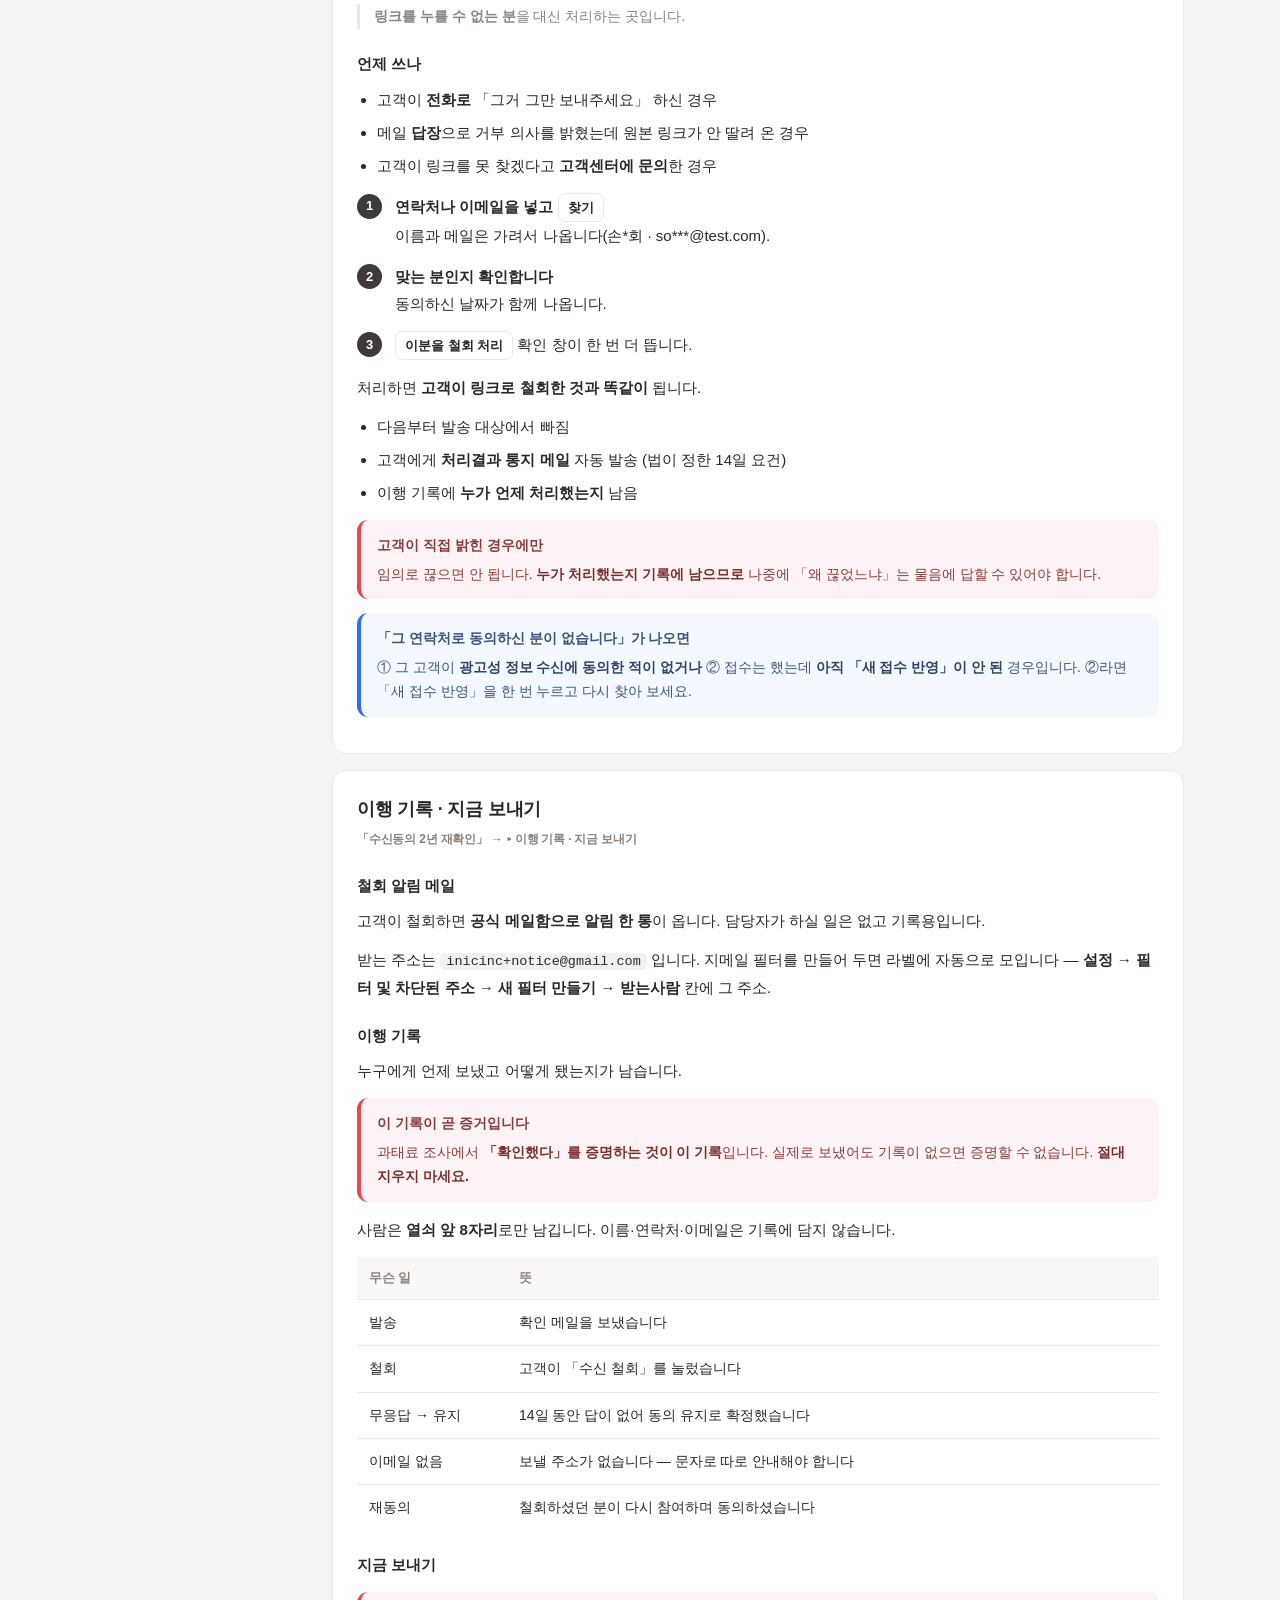
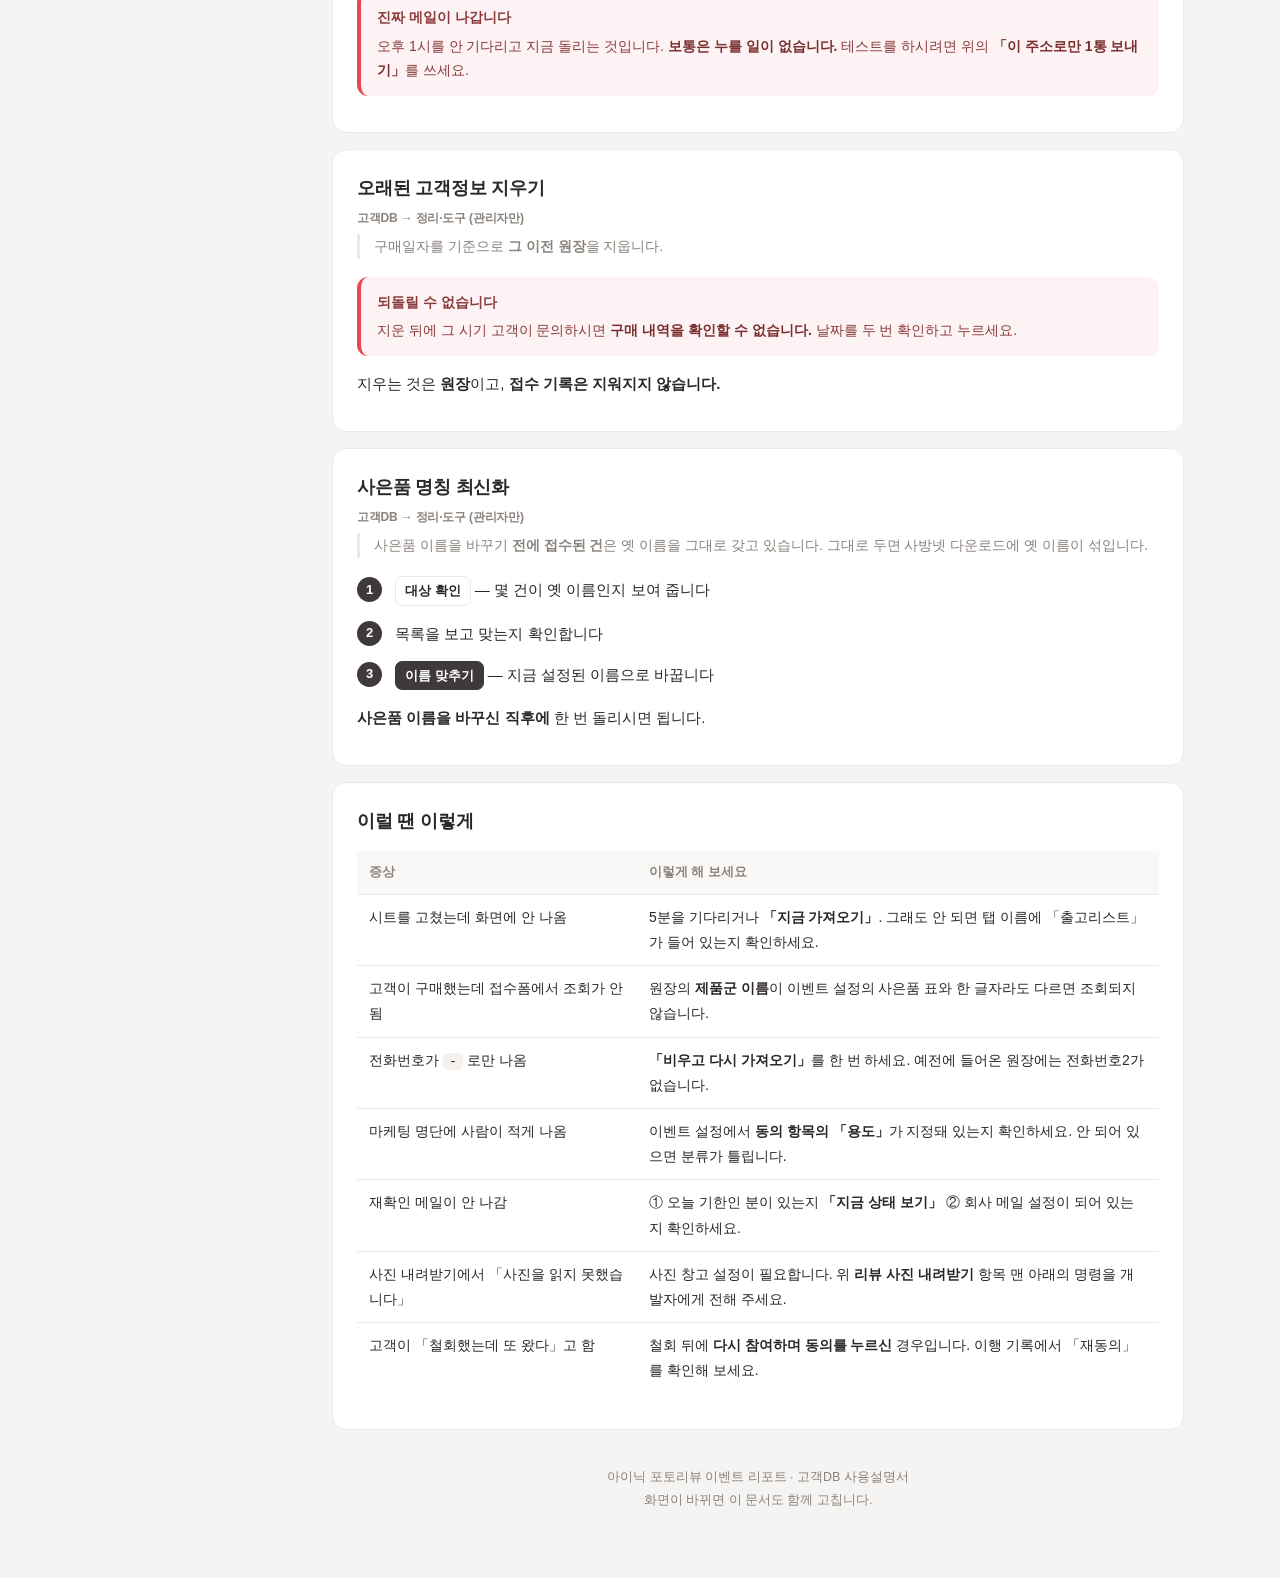
<file: guide.html>
<!doctype html>
<html lang="ko">
<head>
<meta charset="utf-8">
<meta name="viewport" content="width=device-width,initial-scale=1">
<title>리포트 사용설명서 · 고객DB</title>
<style>
  :root{--brand:#3f3939;--ink:#2b2725;--sub:#8a827c;--line:#ece8e4;--bg:#f6f4f2;--card:#fff;
    --ok:#12a150;--bad:#e5484d;--warn:#e08a1e;--blue:#2f6df6;}
  *{box-sizing:border-box}
  body{margin:0;background:var(--bg);color:var(--ink);
    font-family:"Apple SD Gothic Neo","Malgun Gothic","Noto Sans KR",sans-serif;
    font-size:15px;line-height:1.8}
  .page{max-width:1120px;margin:0 auto;padding:0 16px 80px;display:flex;gap:26px;align-items:flex-start}

  /* 왼쪽 차례 */
  nav{position:sticky;top:18px;flex:0 0 210px;background:var(--card);border:1px solid var(--line);
    border-radius:12px;padding:14px 12px;margin-top:22px}
  nav .t{font-size:11.5px;font-weight:800;color:var(--sub);padding:0 8px 8px}
  nav a{display:block;font-size:13px;color:var(--ink);text-decoration:none;padding:7px 9px;
    border-radius:8px;line-height:1.45}
  nav a:hover{background:#f4f1ec}
  nav a.sub2{font-size:12.5px;color:var(--sub);padding-left:18px}

  main{flex:1;min-width:0;margin-top:22px}
  header.top{background:var(--card);border:1px solid var(--line);border-radius:14px;
    padding:22px 24px;margin-bottom:18px}
  header.top h1{margin:0 0 6px;font-size:22px;font-weight:800;letter-spacing:-.3px}
  header.top p{margin:0;font-size:13.5px;color:var(--sub);line-height:1.7}

  section{background:var(--card);border:1px solid var(--line);border-radius:14px;
    padding:22px 24px;margin-bottom:16px;scroll-margin-top:18px}
  h2{margin:0 0 4px;font-size:18px;font-weight:800;letter-spacing:-.2px}
  h2 .where{display:block;font-size:12px;color:var(--sub);font-weight:700;margin-top:4px}
  h3{margin:22px 0 8px;font-size:14.5px;font-weight:800}
  p{margin:0 0 12px}
  ul,ol{margin:0 0 12px;padding-left:20px}
  li{margin-bottom:6px}
  b{font-weight:800}
  code{background:#f4f1ec;border-radius:5px;padding:1px 6px;font-size:13.5px;
    font-family:ui-monospace,SFMono-Regular,Menlo,monospace}

  .lead{font-size:14px;color:var(--sub);border-left:3px solid var(--line);padding-left:14px;margin:0 0 18px}

  .box{border-radius:11px;padding:13px 16px;margin:14px 0;font-size:14px;line-height:1.75}
  .box .h{font-weight:800;display:block;margin-bottom:4px}
  .box.no{background:#fdf3f4;border-left:4px solid var(--bad);color:#8a3b3b}
  .box.no b{color:#7a2f2f}
  .box.care{background:#fdf8f1;border-left:4px solid var(--warn);color:#7d5514}
  .box.care b{color:#654310}
  .box.tip{background:#f4f8ff;border-left:4px solid var(--blue);color:#3a5480}
  .box.tip b{color:#2c4468}

  table{width:100%;border-collapse:collapse;margin:14px 0;font-size:14px}
  th{background:#faf8f6;text-align:left;padding:10px 12px;border-bottom:1px solid var(--line);
    font-size:12.5px;color:var(--sub);font-weight:800}
  td{padding:10px 12px;border-bottom:1px solid var(--line);vertical-align:top}
  tr:last-child td{border-bottom:none}

  .steps{counter-reset:s;list-style:none;padding:0;margin:14px 0}
  .steps li{counter-increment:s;position:relative;padding-left:38px;margin-bottom:14px}
  .steps li::before{content:counter(s);position:absolute;left:0;top:1px;width:25px;height:25px;
    border-radius:50%;background:var(--brand);color:#fff;font-size:13px;font-weight:800;
    display:flex;align-items:center;justify-content:center}
  .steps li b{display:block}

  .btnex{display:inline-block;border:1px solid var(--line);background:#fff;border-radius:7px;
    padding:2px 9px;font-size:13px;font-weight:700;white-space:nowrap}
  .btnex.p{background:var(--brand);color:#fff;border-color:var(--brand)}
  .btnex.d{background:#fdf7f7;border-color:#f0cdcf;color:#b23b3b}

  footer{text-align:center;font-size:12.5px;color:var(--sub);padding:20px 0 0;line-height:1.8}
  @media(max-width:860px){ .page{display:block} nav{display:none} main{margin-top:18px} }
  @media print{ nav{display:none} body{background:#fff} section,header.top{border:none;padding:0 0 18px} }
</style>
</head>
<body>
<div class="page">

  <nav>
    <div class="t">차례</div>
    <a href="#start">이 화면은 무엇인가</a>
    <a href="#sync">원장 가져오기</a>
    <a href="#upload" class="sub2">파일로 올리기</a>
    <a href="#mklist">마케팅 활용 명단</a>
    <a href="#photos">리뷰 사진 내려받기</a>
    <a href="#consent">수신동의 2년 재확인</a>
    <a href="#consent-blocked" class="sub2">메일이 안 가는 분</a>
    <a href="#consent-test" class="sub2">미리 돌려 보기·테스트</a>
    <a href="#consent-manual" class="sub2">손으로 철회 처리</a>
    <a href="#consent-log" class="sub2">이행 기록</a>
    <a href="#purge">오래된 고객정보 지우기</a>
    <a href="#giftname">사은품 명칭 최신화</a>
    <a href="#trouble">이럴 땐 이렇게</a>
  </nav>

  <main>
    <header class="top">
      <h1>리포트 사용설명서 — 고객DB</h1>
      <p>화면에는 버튼만 두고, 설명은 전부 여기에 모았습니다.
         각 상자의 <b style="color:var(--blue)">사용법</b> 을 누르면 그 항목으로 바로 옵니다.</p>
    </header>

    <!-- ══════════ -->
    <section id="start">
      <h2>이 화면은 무엇인가</h2>
      <p class="lead">고객DB는 <b>「누가 무엇을 샀는가」(원장)</b>를 들고 있는 화면입니다.
         접수폼이 구매 확인을 할 때 여기를 봅니다.</p>

      <p>안이 작은 탭 <b>세 개</b>로 나뉘어 있습니다.</p>
      <table>
        <thead><tr><th style="width:150px">탭</th><th>무엇을 하는 곳</th><th style="width:110px">누가 볼 수 있나</th></tr></thead>
        <tbody>
          <tr><td><b>원장 가져오기</b></td><td>구글 시트의 출고리스트를 창고로 가져옵니다</td><td>발주·회계·관리자</td></tr>
          <tr><td><b>마케팅</b></td><td>동의 명단을 뽑고, 2년마다 동의를 확인합니다</td><td><b>관리자만</b></td></tr>
          <tr><td><b>정리·도구</b></td><td>오래된 정보를 지우고 이름을 맞춥니다</td><td><b>관리자만</b></td></tr>
        </tbody>
      </table>

      <div class="box tip"><span class="h">먼저 알아 둘 말 세 가지</span>
        <b>원장</b> — 구글 시트의 「출고리스트」 탭. 누가 무엇을 몇 개 샀는지 적힌 장부입니다.<br>
        <b>창고</b> — 우리 서버가 자료를 넣어 두는 곳. 접수폼이 여기를 보고 구매를 확인합니다.<br>
        <b>접수</b> — 고객이 이벤트에 참여한 기록. 원장과는 다른 것입니다.
      </div>
    </section>

    <!-- ══════════ -->
    <section id="sync">
      <h2>원장 가져오기
        <span class="where">고객DB → 원장 가져오기 → 「구글 시트에서 자동으로 가져오기」</span></h2>
      <p class="lead">평소에는 <b>아무것도 안 하셔도 됩니다.</b> 5분마다 알아서 확인합니다.</p>

      <table>
        <thead><tr><th style="width:190px">버튼</th><th>언제 누르나</th></tr></thead>
        <tbody>
          <tr><td><span class="btnex p">⟳ 지금 가져오기</span></td>
              <td>시트를 방금 고쳤는데 <b>5분을 못 기다릴 때</b></td></tr>
          <tr><td><span class="btnex d">♻ 비우고 다시 가져오기</span></td>
              <td>창고 내용이 시트와 <b>어긋났을 때</b>. 창고를 비우고 처음부터 다시 채웁니다</td></tr>
        </tbody>
      </table>

      <div class="box care"><span class="h">「비우고 다시 가져오기」 주의</span>
        시간이 오래 걸리고 그동안 <b>접수폼의 구매 확인이 안 될 수 있습니다.</b>
        고객이 몰리는 시간에는 누르지 마세요.
      </div>

      <h3>시트를 고치실 때</h3>
      <ul>
        <li>탭 이름에 <b>「출고리스트」</b>가 들어가야 읽어 갑니다. 월이 바뀌어 새 탭을 만드셔도 이름만 맞으면 그대로 읽습니다.</li>
        <li>덮어쓰지 않고 <b>쌓습니다.</b> 시트에서 지운 줄도 창고에는 남습니다.</li>
        <li>제품군 이름은 <b>이벤트 설정의 사은품 표와 한 글자도 다르면 안 됩니다.</b> 다르면 그 제품을 산 고객이 조회되지 않습니다.</li>
      </ul>
    </section>

    <!-- ══════════ -->
    <section id="upload">
      <h2>파일로 올리기
        <span class="where">고객DB → 원장 가져오기 → 「파일로 올리기」</span></h2>
      <p class="lead">평소에는 <b>쓰지 않습니다.</b> ERP에서 받은 과거 데이터를 한 번에 채울 때만 씁니다.</p>
      <ol class="steps">
        <li><b>엑셀 파일을 고릅니다</b> (.xlsx · .xls · .csv)</li>
        <li><b>미리보기에서 앞 20건을 확인합니다</b> — 칸이 밀려 있지 않은지 봅니다</li>
        <li><span class="btnex p">Firestore에 올리기</span> 를 누릅니다</li>
      </ol>
      <div class="box care"><span class="h">미리보기를 꼭 보세요</span>
        칸이 하나만 밀려도 <b>엉뚱한 값이 통째로 들어갑니다.</b> 올린 뒤에 되돌리려면 「비우고 다시 가져오기」를 해야 합니다.
      </div>
    </section>

    <!-- ══════════ -->
    <section id="mklist">
      <h2>마케팅 활용 명단
        <span class="where">고객DB → 마케팅 → 「마케팅 활용 명단」 (관리자만)</span></h2>
      <p class="lead">고객이 접수하며 <b>광고성 정보 수신</b>과 <b>사진·리뷰 마케팅 활용</b>에 답한 내용을 모은 명단입니다.</p>

      <h3>내려받으면 무엇이 나오나</h3>
      <p>엑셀 <b>한 파일</b>에 시트가 <b>네 장</b> 들어 있습니다.</p>
      <table>
        <thead><tr><th style="width:170px">시트</th><th>어떤 분</th><th style="width:150px">쓸 수 있나</th></tr></thead>
        <tbody>
          <tr><td><b>둘다동의</b></td><td>광고성 · 사진리뷰 둘 다 동의</td><td>둘 다 가능</td></tr>
          <tr><td><b>광고성만동의</b></td><td>광고 메일·문자만 동의</td><td>발송만 가능</td></tr>
          <tr><td><b>사진리뷰만동의</b></td><td>사진·후기 활용만 동의</td><td>사진 활용만 가능</td></tr>
          <tr><td><b>2개거부</b></td><td>둘 다 거부</td><td><b style="color:var(--bad)">아무것도 안 됩니다</b></td></tr>
        </tbody>
      </table>

      <div class="box no"><span class="h">「2개거부」 시트는 반드시 빼세요</span>
        마케팅을 보내기 전에 이 명단을 <b>대조해서 빼야 합니다.</b>
        거부하신 분께 보내면 과태료 대상입니다.<br>
        이 시트를 남겨 두는 이유는 <b>「거부했다」는 기록이 있어야</b>
        나중에 「동의도 안 받고 보냈다」는 주장에 대응할 수 있기 때문입니다.
      </div>

      <h3>칸 아홉 개</h3>
      <p><code>일자 · 이메일 · 성함 · 핸드폰 · 개인정보 수집 및 이용 동의 · 개인정보 처리 위탁 안내 ·
         광고성 정보 수신 · 사진·리뷰 마케팅 활용 · 이벤트 출고일자</code></p>

      <h3>🔴 발송할 명단은 여기서 받으세요 — 구글시트가 아니라</h3>
      <p>같은 내용이 구글시트에도 쌓이지만 <b>쓰임이 다릅니다.</b></p>
      <table>
        <thead><tr><th style="width:150px"></th><th>이 화면의 「명단 내려받기」</th><th>구글시트</th></tr></thead>
        <tbody>
          <tr><td>한 사람이</td><td><b>한 줄</b> (번호로 합침)</td><td><b>참여할 때마다 한 줄</b></td></tr>
          <tr><td>답이 바뀌면</td><td><b>가장 마지막 답</b>만</td><td>옛 줄도 그대로 남음</td></tr>
          <tr><td>쓸 곳</td><td><b>발송 명단</b></td><td><b>기록·증거</b></td></tr>
        </tbody>
      </table>
      <div class="box tip"><span class="h">예 — 동의했다가 철회하고 다시 동의한 경우</span>
        2026-09-14 동의 → 2028-06-01 철회 → 2028-10-15 재참여하며 다시 동의.<br>
        <b>구글시트</b>에는 줄이 둘입니다. 앞줄은 <code>철회(2028-06-01)</code>,
        아래줄은 <code>동의</code> — <b>가장 아래 줄이 지금 상태</b>입니다.<br>
        <b>명단 내려받기</b>에는 <b>한 줄</b>만, <code>동의</code>로 나옵니다.
        그래서 발송 명단은 이쪽을 쓰셔야 중복이 없습니다.
      </div>

      <h3>같은 분이 여러 번 참여하셨으면</h3>
      <p><b>핸드폰 번호 기준으로 한 줄</b>로 합칩니다.</p>
      <table>
        <thead><tr><th style="width:170px">칸</th><th>어느 것을 쓰나</th></tr></thead>
        <tbody>
          <tr><td>일자</td><td><b>가장 최근 동의일</b></td></tr>
          <tr><td>동의 답</td><td>가장 최근에 답한 것</td></tr>
          <tr><td>이벤트 출고일자</td><td>가장 마지막 출고일</td></tr>
        </tbody>
      </table>
      <div class="box tip"><span class="h">왜 「가장 최근」인가</span>
        재참여하시며 동의를 다시 누르면 <b>그것이 새 동의</b>라 그날부터 다시 2년입니다.
        가장 이른 날을 쓰면 필요 없이 일찍 확인 메일을 보내게 됩니다.
      </div>

      <h3>「시트에 지금 올리기」</h3>
      <p>이 명단은 구글 시트의 <b>「마케팅활용」·「마케팅활용거부」</b> 탭에 <b>5분마다 자동으로</b> 쌓입니다.
         이 버튼은 5분을 안 기다리고 바로 올릴 때만 씁니다.</p>
      <p><b>이벤트 출고일자</b>는 접수 시점에는 비어 있고, <b>출고완료 처리를 하셔야</b> 그 줄의 I열에 채워집니다.</p>
    </section>


    <!-- ══════════ -->
    <section id="photos">
      <h2>리뷰 사진 내려받기
        <span class="where">고객DB → 마케팅 → 「리뷰 사진 내려받기」 (관리자만)</span></h2>
      <p class="lead">고객이 올린 <b>리뷰 사진</b>을 정리된 이름으로 받습니다.</p>

      <div class="box no"><span class="h">동의하신 분의 사진만 담깁니다</span>
        <b>「사진·리뷰 마케팅 활용」에 동의</b>하신 분만 골라 담습니다.
        동의하지 않으신 분의 사진은 <b>버튼을 눌러도 들어가지 않습니다.</b>
        마케팅에 쓰실 사진은 반드시 이 버튼으로 받으세요 —
        Storage에서 직접 내려받으면 동의 여부가 섞입니다.
      </div>

      <h3>쓰는 순서</h3>
      <ol class="steps">
        <li><b>제품을 고릅니다</b>
            「제품 전체」로 두시면 모든 제품이 들어가고, <b>압축 안에서 제품별 폴더</b>로 나뉩니다.
            한 제품만 고르시면 폴더 없이 사진만 들어갑니다.</li>
        <li><b>기간을 고릅니다</b> 접수한 날 기준입니다. 처음 열면 이번 달로 채워져 있습니다.</li>
        <li><span class="btnex">몇 장인지 보기</span>
            먼저 몇 장인지, 제품별로 몇 장인지 보여 드립니다. <b>여기까지는 아무것도 안 받습니다.</b></li>
        <li><span class="btnex p">내려받기</span>
            저장할 위치를 한 번 고르시면 그다음은 알아서 받습니다.
            중간에 <span class="btnex">멈추기</span> 를 누르면 <b>그때까지 받은 것은 그대로 남습니다.</b></li>
      </ol>

      <h3>파일 이름</h3>
      <p><code>성함_주문번호_판매처.jpg</code></p>
      <table>
        <thead><tr><th style="width:230px">이런 경우</th><th>이렇게 됩니다</th></tr></thead>
        <tbody>
          <tr><td>주문번호가 없는 건</td><td><code>김철수_주문번호없음_네이버 스마트스토어.jpg</code></td></tr>
          <tr><td>같은 사람이 두 번</td><td>뒤에 <code>(2)</code> 가 붙습니다</td></tr>
          <tr><td>이름에 <code>/ : * ?</code> 같은 글자</td><td>그 글자만 빠집니다. <b>한글·띄어쓰기·하이픈은 그대로</b>입니다</td></tr>
        </tbody>
      </table>

      <h3>브라우저에 따라 받는 방법이 다릅니다</h3>
      <table>
        <thead><tr><th style="width:170px">브라우저</th><th>어떻게 받나</th></tr></thead>
        <tbody>
          <tr><td><b>크롬 · 엣지</b></td>
              <td><b>압축 파일 하나</b>로 받습니다. 사진을 받는 대로 파일에 바로 이어 쓰기 때문에
                  <b>장수 제한이 없습니다.</b> 500장이든 1,000장이든 됩니다.</td></tr>
          <tr><td>사파리 등</td>
              <td><b>100장씩 나눠서</b> 여러 파일로 받습니다 (<code>..._1of5.zip</code>).
                  「몇 장인지 보기」를 누르면 어느 방식인지 화면에 나옵니다.</td></tr>
        </tbody>
      </table>
      <div class="box tip"><span class="h">시간이 걸립니다</span>
        사진 한 장이 보통 1~3MB입니다. <b>500장이면 1GB 가까이</b> 되고 몇 분 걸립니다.
        받는 동안 <b>그 탭을 닫지 마세요.</b> 다른 탭은 써도 됩니다.
      </div>

      <h3>「사진을 읽지 못했습니다」가 나오면</h3>
      <p>사진 창고(Storage)가 리포트 화면의 접근을 막고 있는 경우입니다.
         <b>한 번만</b> 아래 작업을 하면 그다음부터는 계속 됩니다. 개발자에게 전해 주세요.</p>
      <p>클라우드 셸에서 아래 두 덩어리를 차례로 붙여 넣습니다.</p>
      <pre style="background:#f4f1ec;border-radius:9px;padding:13px 15px;font-size:13px;overflow-x:auto;line-height:1.6">cat &gt; ~/cors.json &lt;&lt;'EOF'
[{"origin":["https://inic01.github.io"],"method":["GET"],"responseHeader":["Content-Type"],"maxAgeSeconds":3600}]
EOF</pre>
      <pre style="background:#f4f1ec;border-radius:9px;padding:13px 15px;font-size:13px;overflow-x:auto">gcloud storage buckets update gs://inic-event.firebasestorage.app --cors-file=~/cors.json</pre>
      <p>끝나면 리포트에서 <b>Ctrl+Shift+R</b> 로 강력 새로고침한 뒤 다시 누르시면 됩니다.</p>
    </section>

    <!-- ══════════ -->
    <section id="consent">
      <h2>수신동의 2년 재확인
        <span class="where">고객DB → 마케팅 → 「수신동의 2년 재확인」 (관리자만)</span></h2>
      <p class="lead"><b>평소에 하실 일은 없습니다.</b> 매일 오후 1시에 서버가 알아서 합니다.</p>

      <h3>왜 하는 것인가</h3>
      <p>정보통신망법 제50조 8항이 <b>「동의받은 날부터 2년마다 동의 여부를 확인」</b>하라고 정했습니다.
         안 하면 <b>과태료 3천만원 이하</b>입니다.</p>
      <div class="box tip"><span class="h">「확인」이지 「다시 받기」가 아닙니다</span>
        동의를 새로 받아야 하는 게 아닙니다. <b>「계속 받으시겠습니까」를 한 번 알려 드리면</b> 끝입니다.
        그래서 답이 없는 분을 지울 필요가 없습니다.
      </div>

      <h3>어떻게 도나</h3>
      <ol class="steps">
        <li><b>매일 오후 1시, 서버가 오늘 기한인 분을 찾습니다</b>
            광고성 정보 수신에 <b>동의하신 분만</b> 대상입니다.</li>
        <li><b>확인 메일을 보냅니다</b>
            「별도 조치가 없으시면 기존 수신동의는 그대로 유지됩니다」 + 철회 링크.</li>
        <li><b>고객이 「수신 철회하기」를 누르면 그것으로 끝입니다</b>
            링크를 열면 <b>바로 철회 처리</b>되고 결과 화면만 나옵니다.
            버튼을 한 번 더 누르게 하지 않습니다 — 그러면 그냥 나가 버리는 분이 생겨
            철회 의사를 밝혔는데 처리가 안 되는 일이 생깁니다.<br>
            동시에 <b>고객에게 처리결과 통지</b>, <b>공식 메일함으로 알림</b>이 나가고
            다음부터 발송 대상에서 빠집니다.</li>
        <li><b>14일이 지나도 답이 없으면 「동의 유지」로 확정합니다</b>
            지우지 않습니다. 다음 기한만 새로 잡습니다.</li>
      </ol>

      <div class="box no"><span class="h">답이 없으면 「유지」입니다</span>
        우리 안내문이 <b>「철회 방법만」</b> 알려 드리기 때문입니다.
        만약 「계속 받으시려면 눌러 주세요」라고 쓰면 <b>안 누른 분이 전부 철회가 됩니다.</b>
        문구를 고치실 일이 있으면 반드시 이 점을 확인하세요.
      </div>

      <h3>2년은 언제부터 세나</h3>
      <p><b>고객이 동의한 날</b>부터입니다. 확인 메일을 보내도 <b>날짜가 리셋되지 않습니다.</b></p>
      <table>
        <thead><tr><th style="width:170px">동의한 날</th><th>1회차 기한</th><th>2회차 기한</th></tr></thead>
        <tbody>
          <tr><td>2026-09-10</td><td>2028-09-09</td><td>2030-09-09</td></tr>
          <tr><td>2026-05-01</td><td>2028-04-30</td><td>2030-04-30</td></tr>
        </tbody>
      </table>
      <p>다만 고객이 <b>재참여하며 동의를 다시 누르면</b> 그날로 새로 셉니다.
         과거에 철회하신 분도 새로 동의하시면 되살아납니다 — 그게 법적으로 맞습니다.</p>

      <h3>「지금 상태 보기」에 나오는 숫자</h3>
      <table>
        <thead><tr><th style="width:190px">숫자</th><th>뜻</th></tr></thead>
        <tbody>
          <tr><td>관리 중인 사람</td><td>광고성 정보 수신에 동의하신 분 (철회하신 분 제외)</td></tr>
          <tr><td>다음 90일 안에 기한</td><td>곧 확인 메일이 나갈 분. 미리 아시라고 보여 드립니다</td></tr>
          <tr><td>철회하신 분</td><td>「수신 철회」를 누르신 분. 발송에서 빠져 있습니다</td></tr>
        </tbody>
      </table>

      <h3>누가 관리 대상인가 — 「시행일」</h3>
      <p><b>시행일 이후에 접수하신 분만</b> 관리 대상입니다. 그 전에 쌓인 데이터는 <b>대행사</b>가 맡습니다.</p>
      <div class="box tip"><span class="h">시행일을 정하기 전에는 발송이 안 나갑니다</span>
        시행일을 정하기 전에는 장부에 아무도 들어가지 않고, 매일 자동 발송도 돌지 않습니다.
        <b>테스트 발송과 모의 실행은 그대로 됩니다.</b>
        정하려면 담당 개발자에게 <b>CONSENT_START</b> 설정을 요청하세요.
        화면에 <b>「아직 시행 전입니다」</b> 띠가 보이면 아직 안 정해진 상태입니다.
      </div>
      <div class="box no"><span class="h">시행일은 한 번 정하면 바꾸지 마세요</span>
        뒤로 당기면 예전 접수가 한꺼번에 장부에 들어옵니다.
      </div>

      <h3>철회하신 분은 명단에서 어떻게 되나</h3>
      <p>철회하시면 <b>마케팅 활용 명단</b>과 <b>구글시트</b>의 「광고성 정보 수신」 칸이
         <b>철회(날짜)</b> 로 바뀝니다. 그래서 「둘다동의」·「광고성만동의」 명단에서 자동으로 빠집니다.
         시트 반영은 <b>5분 안에</b> 됩니다.</p>
      <div class="box tip"><span class="h">구매만 하신 경우는 되살아나지 않습니다</span>
        철회하신 분이 나중에 제품을 사셔도 그대로 철회 상태입니다.
        <b>이벤트에 다시 참여하면서 동의를 다시 누르셔야</b> 그날부터 새로 2년을 셉니다.
      </div>
    </section>

    <!-- ══════════ -->
    <section id="consent-blocked">
      <h2>메일이 안 가는 분
        <span class="where">고객DB → 마케팅 → 수신동의 → 「메일이 안 가는 분」</span></h2>
      <p class="lead">메일이 <b>튕겨서 안 가는 분</b>들을 모아 두는 곳입니다.
         발송 줄에서만 빠져 있고 <b>동의는 그대로 살아 있습니다.</b></p>

      <h3>왜 따로 빼 두나</h3>
      <p>그냥 두면 <b>내일도, 모레도 같은 분에게 계속 다시 보내려 합니다.</b>
         하루 처리량(300명)을 이분들이 차지해서 <b>뒷사람 차례가 영영 안 옵니다.</b></p>

      <h3>여기 들어오는 세 가지 경우</h3>
      <table>
        <thead><tr><th style="width:200px">경우</th><th>어떻게 들어오나</th></tr></thead>
        <tbody>
          <tr><td>이메일이 아예 없다</td><td>자동 — 시행일 전 접수분이라 원래 대상이 아닙니다</td></tr>
          <tr><td>보내자마자 거절당했다<br><span class="sub">gmial.com 같은 오타</span></td>
              <td>자동 — <b>두 번</b> 해 보고 그래도 안 되면 옮깁니다</td></tr>
          <tr><td>며칠 뒤 반송돼 왔다</td>
              <td><b>손으로</b> — 프로그램이 알 수 없습니다</td></tr>
        </tbody>
      </table>
      <div class="box tip"><span class="h">반송은 왜 자동으로 못 잡나</span>
        받는 서버가 <b>일단 받아 놓고</b> 나중에 「그런 사람 없음」이라고 되돌려 보내기 때문입니다.
        우리 쪽 프로그램은 그 시점에 이미 「보냈다」로 끝난 상태입니다.
        공식 메일함의 <b>반송(mailer-daemon)</b> 메일에 모이니, 그걸 보고 넣어 주세요.
      </div>

      <h3>하실 일</h3>
      <ol class="steps">
        <li><b>「목록 보기」</b> 성함·연락처·적힌 이메일·빠진 이유가 나옵니다.</li>
        <li><b>전화로 이메일을 확인</b>하십니다.</li>
        <li><b>「이메일 고치고 다시」</b> 올바른 주소를 넣으면 <b>발송 줄에 다시 섭니다.</b>
            비워 두고 확인을 누르면 주소는 그대로 두고 줄에만 다시 세웁니다.</li>
        <li><b>반송 메일을 보셨으면</b> 연락처를 넣고 「반송 확인」을 누르십니다.</li>
      </ol>
      <h3>구글시트 「메일안감」 탭</h3>
      <p>시트에도 같은 내용이 <b>5분 안에</b> 쌓입니다 — <b>메일안감</b> 탭입니다.
         마케팅활용 / 마케팅활용거부 옆에 자동으로 만들어집니다.</p>
      <table>
        <thead><tr><th style="width:150px">칸</th><th>내용</th></tr></thead>
        <tbody>
          <tr><td>일자</td><td>빠지거나 되돌아온 날</td></tr>
          <tr><td>성함 · 핸드폰 · 이메일</td><td>전화로 확인하실 때 쓰십니다</td></tr>
          <tr><td>무슨 일</td><td><b>빠짐</b> 또는 <b>되돌림</b></td></tr>
          <tr><td>이유</td><td>이메일 없음 / 메일이 2번 튕김 / 담당자가 반송 확인 …</td></tr>
        </tbody>
      </table>
      <div class="box tip"><span class="h">사람 목록이 아니라 「기록」입니다</span>
        한 분이 빠졌다가 되돌아오면 줄이 <b>두 개</b> 생깁니다.
        그분의 <b>가장 아래 줄</b>이 지금 상태입니다.
        지금 누가 빠져 있는지 한눈에 보시려면 <b>리포트 화면의 「목록 보기」</b>가 정확합니다.
      </div>

      <div class="box no"><span class="h">여기 있는 분도 동의자입니다</span>
        철회하신 분과 다릅니다. <b>마케팅 명단에는 그대로 나옵니다.</b>
        메일이 안 갈 뿐이니, 문자 등 다른 방법으로 확인해 주셔야 합니다.
      </div>
    </section>

    <!-- ══════════ -->
    <section id="consent-test">
      <h2>미리 돌려 보기 · 테스트
        <span class="where">「수신동의 2년 재확인」 → ▸ 미리 돌려 보기 · 테스트</span></h2>
      <p class="lead">2028년까지 기다리지 않고 <b>지금 전 과정을 확인</b>하실 수 있습니다.</p>

      <ol class="steps">
        <li><b>기준일을 앞날로 넣습니다</b> 예: <code>2028-09-15</code></li>
        <li><span class="btnex">모의 실행</span> <b>— 메일은 한 통도 안 나갑니다</b>
            그날 기준으로 누가 대상인지 목록만 보여 줍니다.</li>
        <li><b>테스트 발송을 받을 주소를 적고</b>
            <span class="btnex">이 주소로만 1통 보내기</span> 를 누릅니다.
            고객에게는 가지 않고, 고객의 기록도 바뀌지 않습니다.</li>
        <li><b>온 메일의 링크를 눌러 철회 화면까지 확인합니다</b></li>
      </ol>

      <div class="box tip"><span class="h">이름과 메일은 가려서 나옵니다</span>
        <code>홍*도</code> · <code>ho****@naver.com</code> 처럼 보입니다.
        화면을 누가 보더라도 개인정보가 그대로 드러나지 않게 하기 위해서입니다.
      </div>
    </section>


    <!-- ══════════ -->
    <section id="consent-manual">
      <h2>손으로 철회 처리
        <span class="where">「수신동의 2년 재확인」 → ▸ 손으로 철회 처리</span></h2>
      <p class="lead"><b>링크를 누를 수 없는 분</b>을 대신 처리하는 곳입니다.</p>

      <h3>언제 쓰나</h3>
      <ul>
        <li>고객이 <b>전화로</b> 「그거 그만 보내주세요」 하신 경우</li>
        <li>메일 <b>답장</b>으로 거부 의사를 밝혔는데 원본 링크가 안 딸려 온 경우</li>
        <li>고객이 링크를 못 찾겠다고 <b>고객센터에 문의</b>한 경우</li>
      </ul>

      <ol class="steps">
        <li><b>연락처나 이메일을 넣고 <span class="btnex">찾기</span></b>
            이름과 메일은 가려서 나옵니다(손*회 · so***@test.com).</li>
        <li><b>맞는 분인지 확인합니다</b> 동의하신 날짜가 함께 나옵니다.</li>
        <li><span class="btnex">이분을 철회 처리</span> 확인 창이 한 번 더 뜹니다.</li>
      </ol>

      <p>처리하면 <b>고객이 링크로 철회한 것과 똑같이</b> 됩니다.</p>
      <ul>
        <li>다음부터 발송 대상에서 빠짐</li>
        <li>고객에게 <b>처리결과 통지 메일</b> 자동 발송 (법이 정한 14일 요건)</li>
        <li>이행 기록에 <b>누가 언제 처리했는지</b> 남음</li>
      </ul>

      <div class="box no"><span class="h">고객이 직접 밝힌 경우에만</span>
        임의로 끊으면 안 됩니다. <b>누가 처리했는지 기록에 남으므로</b>
        나중에 「왜 끊었느냐」는 물음에 답할 수 있어야 합니다.
      </div>

      <div class="box tip"><span class="h">「그 연락처로 동의하신 분이 없습니다」가 나오면</span>
        ① 그 고객이 <b>광고성 정보 수신에 동의한 적이 없거나</b>
        ② 접수는 했는데 <b>아직 「새 접수 반영」이 안 된</b> 경우입니다.
        ②라면 「새 접수 반영」을 한 번 누르고 다시 찾아 보세요.
      </div>
    </section>

    <!-- ══════════ -->
    <section id="consent-log">
      <h2>이행 기록 · 지금 보내기
        <span class="where">「수신동의 2년 재확인」 → ▸ 이행 기록 · 지금 보내기</span></h2>

      <h3>철회 알림 메일</h3>
      <p>고객이 철회하면 <b>공식 메일함으로 알림 한 통</b>이 옵니다.
         담당자가 하실 일은 없고 기록용입니다.</p>
      <p>받는 주소는 <code>inicinc+notice@gmail.com</code> 입니다.
         지메일 필터를 만들어 두면 라벨에 자동으로 모입니다 —
         <b>설정 → 필터 및 차단된 주소 → 새 필터 만들기</b> → <b>받는사람</b> 칸에 그 주소.</p>

      <h3>이행 기록</h3>
      <p>누구에게 언제 보냈고 어떻게 됐는지가 남습니다.</p>
      <div class="box no"><span class="h">이 기록이 곧 증거입니다</span>
        과태료 조사에서 <b>「확인했다」를 증명하는 것이 이 기록</b>입니다.
        실제로 보냈어도 기록이 없으면 증명할 수 없습니다. <b>절대 지우지 마세요.</b>
      </div>
      <p>사람은 <b>열쇠 앞 8자리</b>로만 남깁니다. 이름·연락처·이메일은 기록에 담지 않습니다.</p>
      <table>
        <thead><tr><th style="width:150px">무슨 일</th><th>뜻</th></tr></thead>
        <tbody>
          <tr><td>발송</td><td>확인 메일을 보냈습니다</td></tr>
          <tr><td>철회</td><td>고객이 「수신 철회」를 눌렀습니다</td></tr>
          <tr><td>무응답 → 유지</td><td>14일 동안 답이 없어 동의 유지로 확정했습니다</td></tr>
          <tr><td>이메일 없음</td><td>보낼 주소가 없습니다 — 문자로 따로 안내해야 합니다</td></tr>
          <tr><td>재동의</td><td>철회하셨던 분이 다시 참여하며 동의하셨습니다</td></tr>
        </tbody>
      </table>

      <h3>지금 보내기</h3>
      <div class="box no"><span class="h">진짜 메일이 나갑니다</span>
        오후 1시를 안 기다리고 지금 돌리는 것입니다. <b>보통은 누를 일이 없습니다.</b>
        테스트를 하시려면 위의 <b>「이 주소로만 1통 보내기」</b>를 쓰세요.
      </div>
    </section>

    <!-- ══════════ -->
    <section id="purge">
      <h2>오래된 고객정보 지우기
        <span class="where">고객DB → 정리·도구 (관리자만)</span></h2>
      <p class="lead">구매일자를 기준으로 <b>그 이전 원장</b>을 지웁니다.</p>
      <div class="box no"><span class="h">되돌릴 수 없습니다</span>
        지운 뒤에 그 시기 고객이 문의하시면 <b>구매 내역을 확인할 수 없습니다.</b>
        날짜를 두 번 확인하고 누르세요.
      </div>
      <p>지우는 것은 <b>원장</b>이고, <b>접수 기록은 지워지지 않습니다.</b></p>
    </section>

    <!-- ══════════ -->
    <section id="giftname">
      <h2>사은품 명칭 최신화
        <span class="where">고객DB → 정리·도구 (관리자만)</span></h2>
      <p class="lead">사은품 이름을 바꾸기 <b>전에 접수된 건</b>은 옛 이름을 그대로 갖고 있습니다.
         그대로 두면 사방넷 다운로드에 옛 이름이 섞입니다.</p>
      <ol class="steps">
        <li><span class="btnex">대상 확인</span> — 몇 건이 옛 이름인지 보여 줍니다</li>
        <li>목록을 보고 맞는지 확인합니다</li>
        <li><span class="btnex p">이름 맞추기</span> — 지금 설정된 이름으로 바꿉니다</li>
      </ol>
      <p><b>사은품 이름을 바꾸신 직후에</b> 한 번 돌리시면 됩니다.</p>
    </section>

    <!-- ══════════ -->
    <section id="trouble">
      <h2>이럴 땐 이렇게</h2>
      <table>
        <thead><tr><th style="width:280px">증상</th><th>이렇게 해 보세요</th></tr></thead>
        <tbody>
          <tr><td>시트를 고쳤는데 화면에 안 나옴</td>
              <td>5분을 기다리거나 <b>「지금 가져오기」</b>. 그래도 안 되면 탭 이름에 「출고리스트」가 들어 있는지 확인하세요.</td></tr>
          <tr><td>고객이 구매했는데 접수폼에서 조회가 안 됨</td>
              <td>원장의 <b>제품군 이름</b>이 이벤트 설정의 사은품 표와 한 글자라도 다르면 조회되지 않습니다.</td></tr>
          <tr><td>전화번호가 <code>-</code> 로만 나옴</td>
              <td><b>「비우고 다시 가져오기」</b>를 한 번 하세요. 예전에 들어온 원장에는 전화번호2가 없습니다.</td></tr>
          <tr><td>마케팅 명단에 사람이 적게 나옴</td>
              <td>이벤트 설정에서 <b>동의 항목의 「용도」</b>가 지정돼 있는지 확인하세요. 안 되어 있으면 분류가 틀립니다.</td></tr>
          <tr><td>재확인 메일이 안 나감</td>
              <td>① 오늘 기한인 분이 있는지 <b>「지금 상태 보기」</b> ② 회사 메일 설정이 되어 있는지 확인하세요.</td></tr>
          <tr><td>사진 내려받기에서 「사진을 읽지 못했습니다」</td>
              <td>사진 창고 설정이 필요합니다. 위 <b>리뷰 사진 내려받기</b> 항목 맨 아래의 명령을 개발자에게 전해 주세요.</td></tr>
          <tr><td>고객이 「철회했는데 또 왔다」고 함</td>
              <td>철회 뒤에 <b>다시 참여하며 동의를 누르신</b> 경우입니다. 이행 기록에서 「재동의」를 확인해 보세요.</td></tr>
        </tbody>
      </table>
    </section>

    <footer>
      아이닉 포토리뷰 이벤트 리포트 · 고객DB 사용설명서<br>
      화면이 바뀌면 이 문서도 함께 고칩니다.
    </footer>
  </main>
</div>
</body>
</html>
</file>
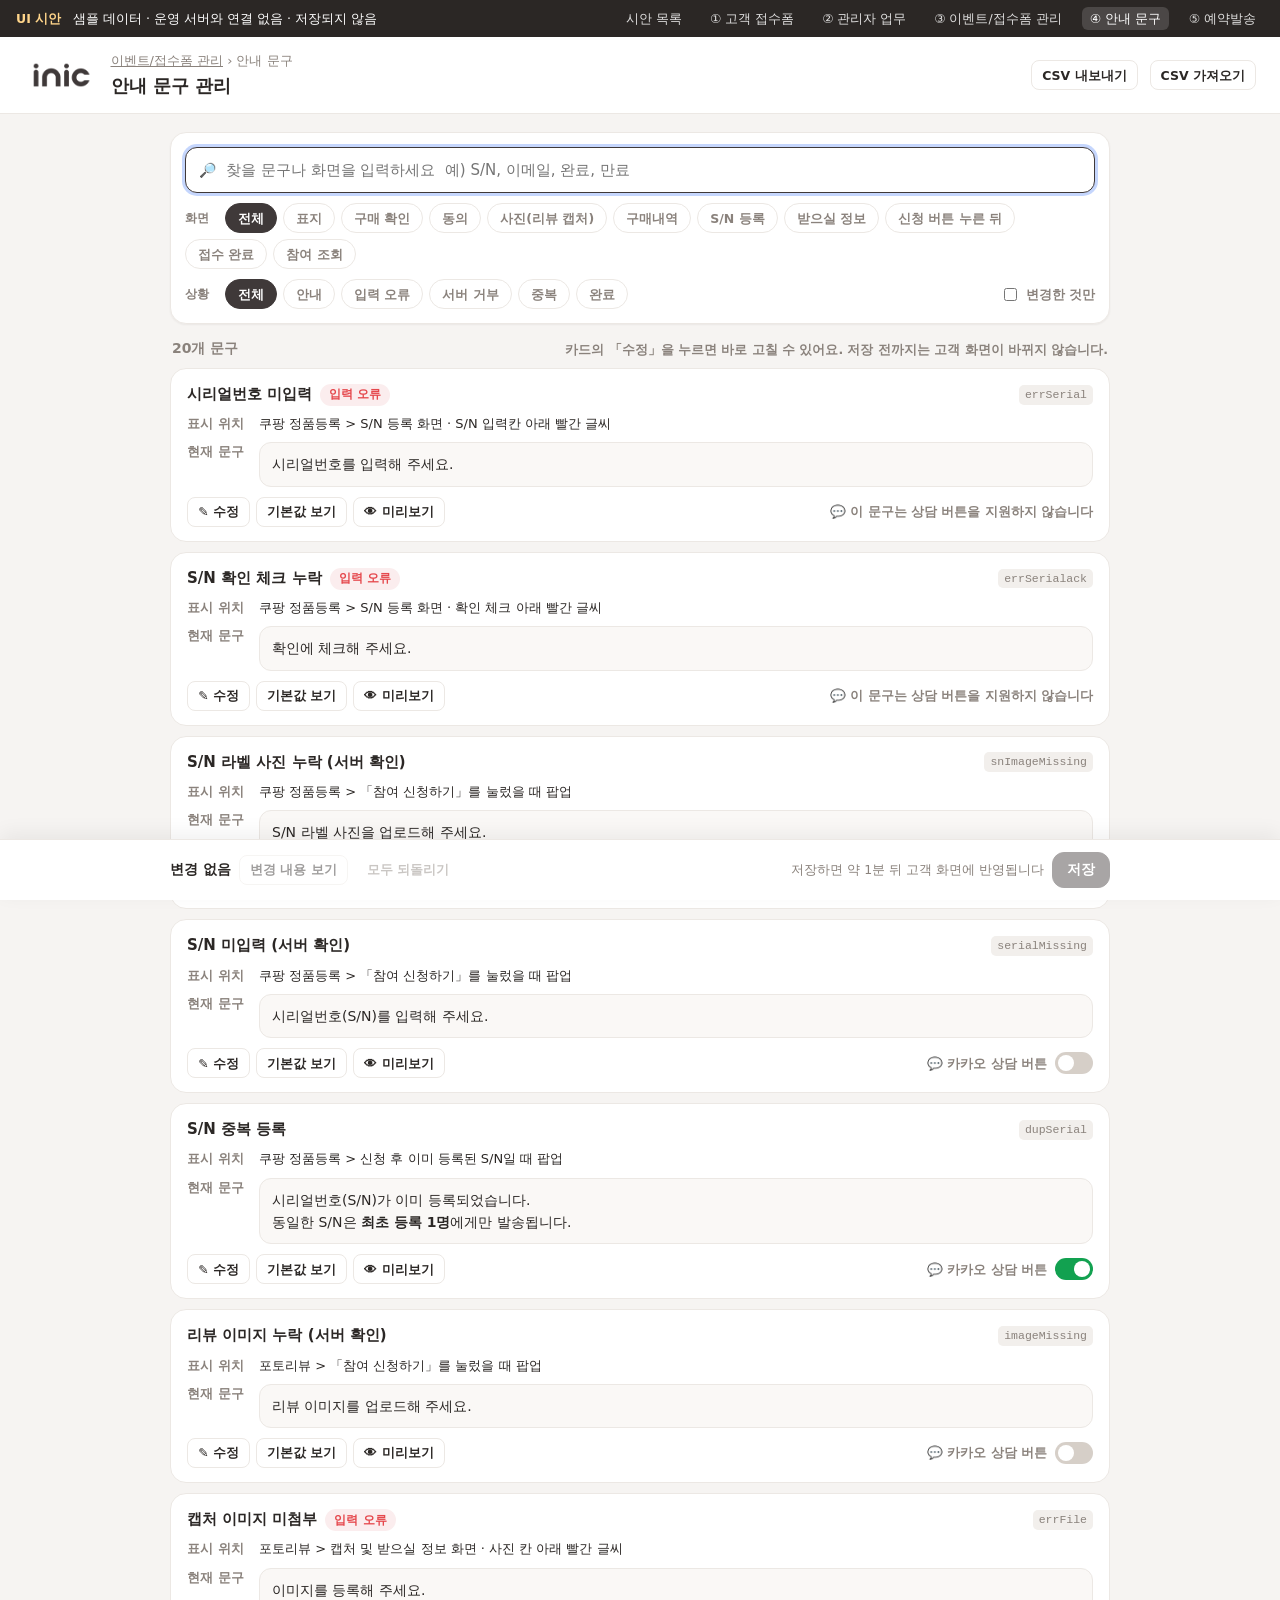
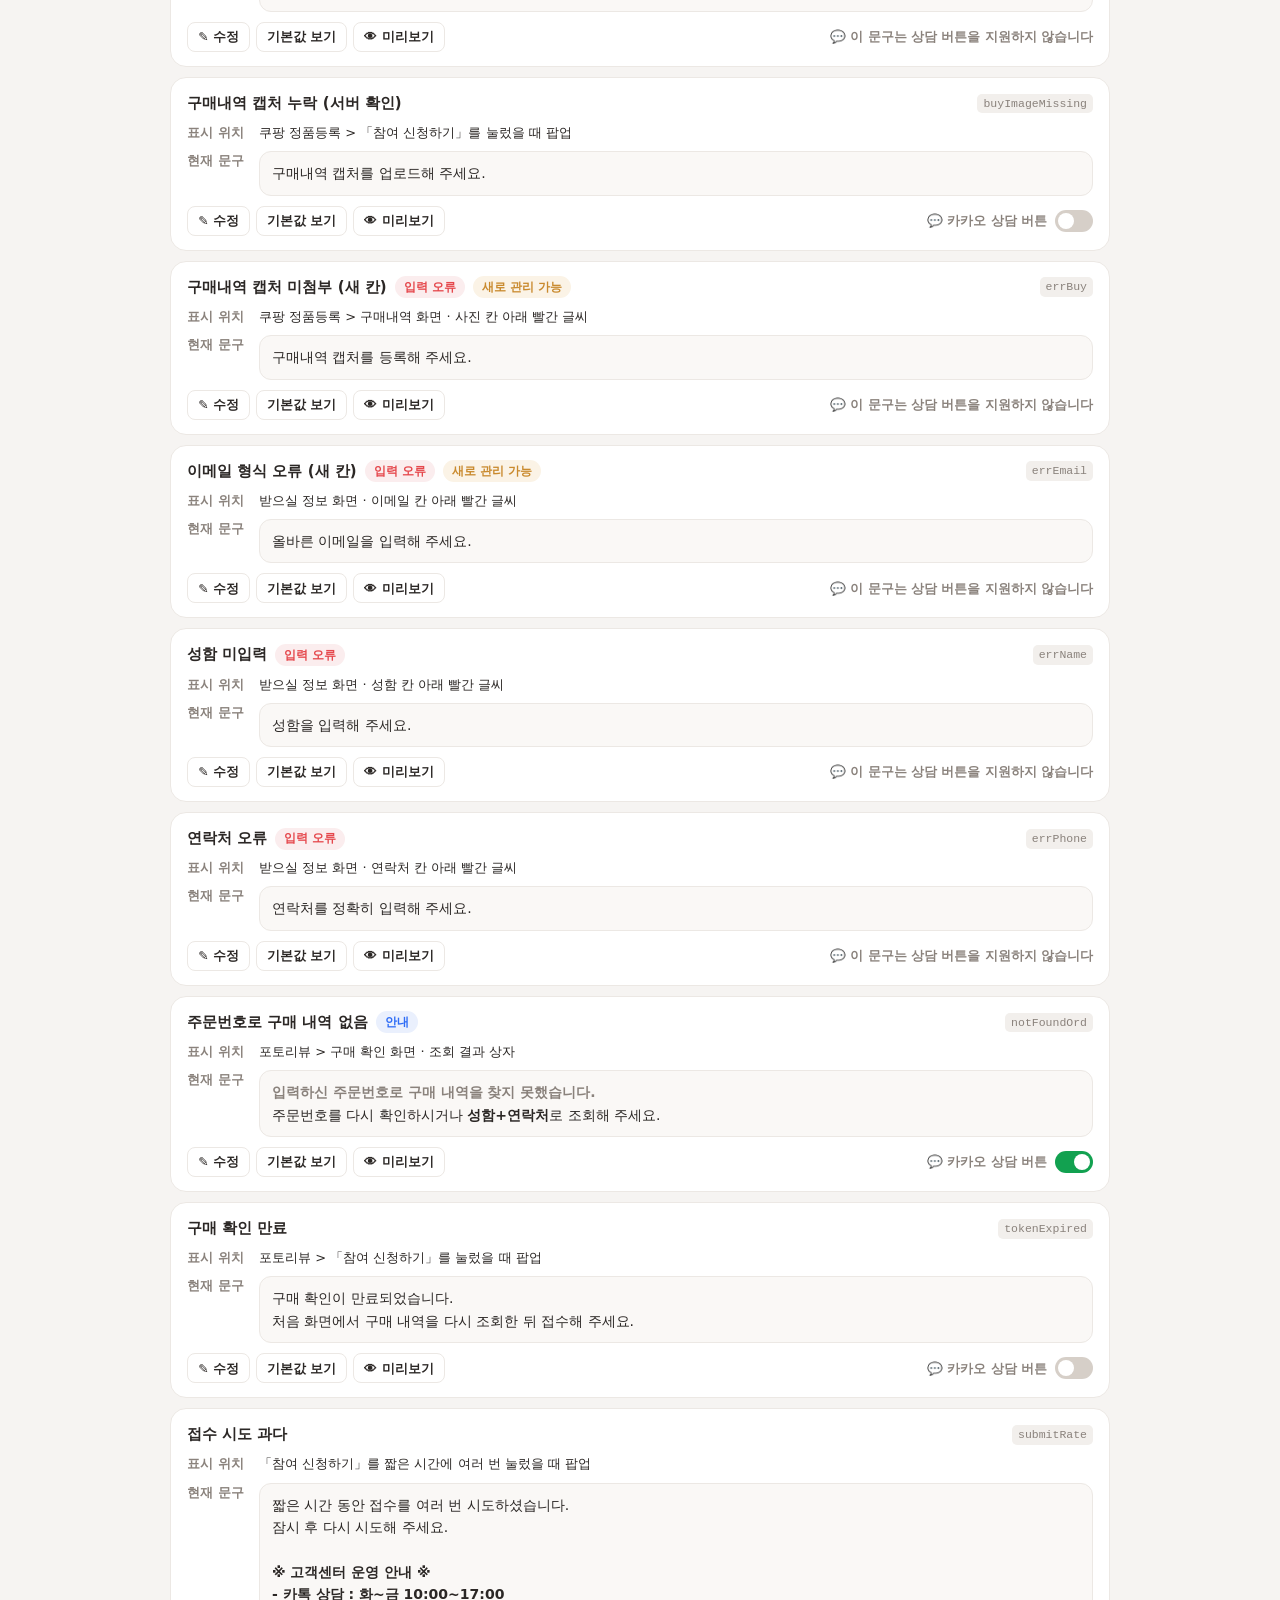
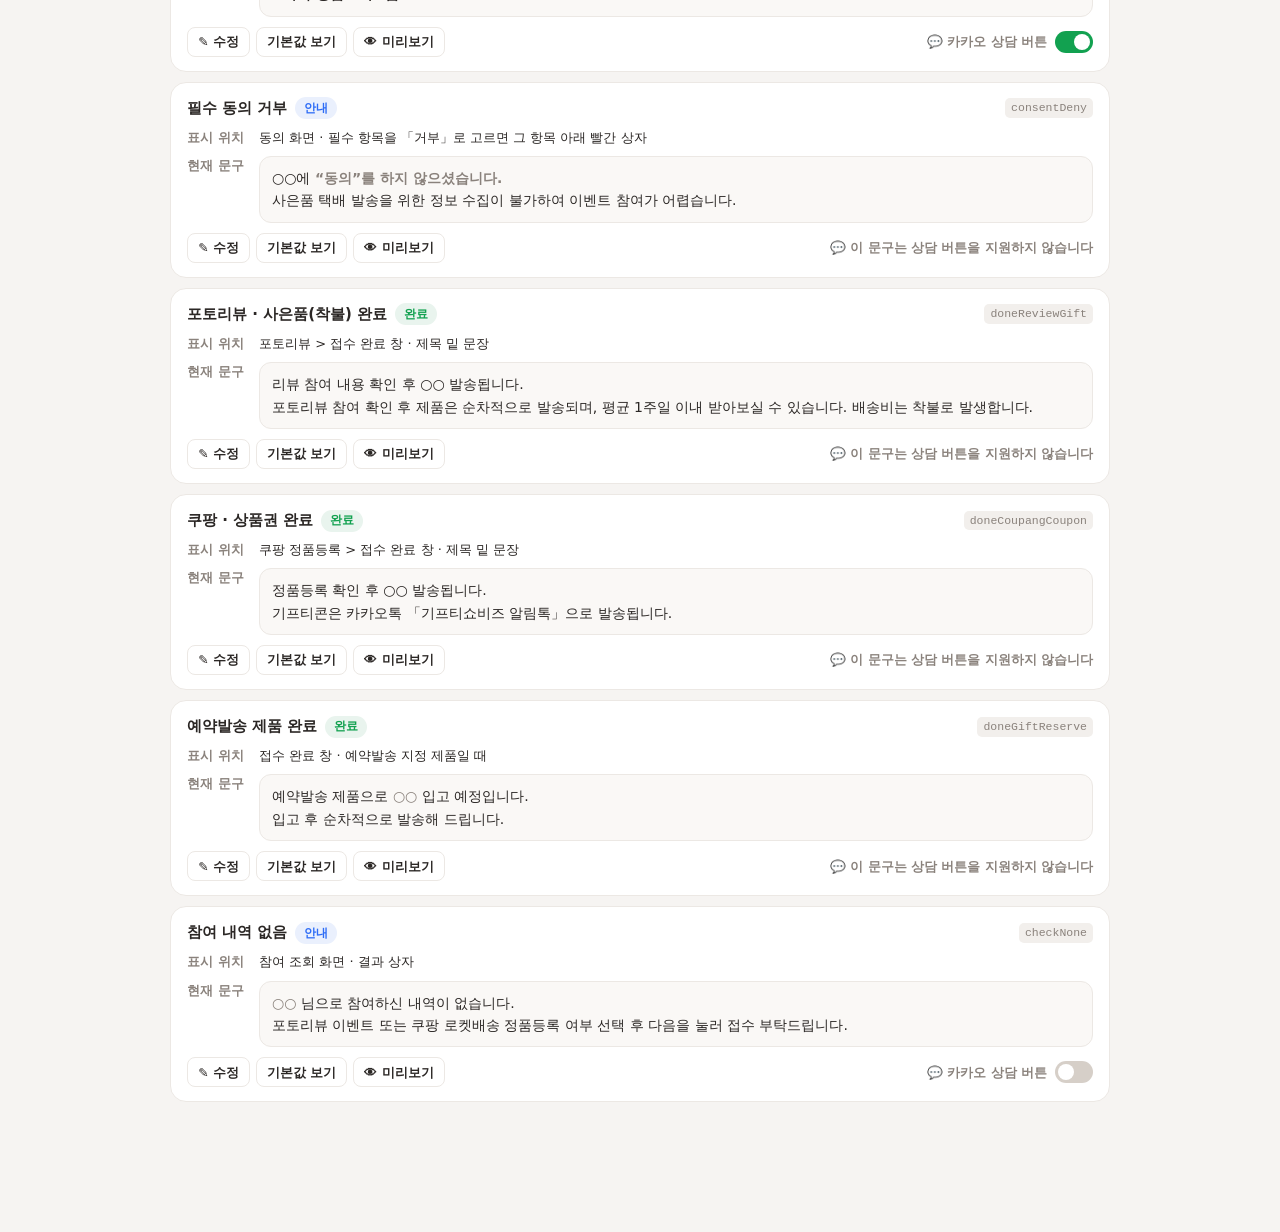
<file: notices.html>
<!doctype html>
<html lang="ko"><head><meta charset="utf-8"><meta name="robots" content="noindex,nofollow"><meta name="viewport" content="width=device-width,initial-scale=1">
<title>시안 ④ 안내 문구 관리</title>
<link rel="stylesheet" href="mock.css">
<style>
  .head{background:#fff;border-bottom:1px solid var(--line);padding:14px 24px;display:flex;align-items:center;gap:12px}
  .head h1{font-size:18px;margin:0}
  .head .sp{flex:1}
  .crumb{color:var(--sub);font-size:13px}
  .crumb a{color:var(--sub)}
  .main{max-width:980px;margin:0 auto;padding:18px 20px 120px}
  .tools{background:#fff;border:1px solid var(--line);border-radius:16px;padding:14px;position:sticky;top:30px;z-index:20;box-shadow:var(--sh-1)}
  .sbox{position:relative}
  .sbox input{width:100%;height:46px;border:1.5px solid var(--line);border-radius:12px;padding:0 14px 0 40px;font-size:15px;background:var(--sunk)}
  .sbox input:focus{outline:none;border-color:var(--brand);background:#fff;box-shadow:var(--focus)}
  .sbox::before{content:"🔎";position:absolute;left:14px;top:13px}
  .frow{display:flex;gap:6px;align-items:center;flex-wrap:wrap;margin-top:10px}
  .frow .lb{font-size:12px;font-weight:800;color:var(--sub);width:34px}
  .res{display:flex;align-items:center;gap:10px;margin:14px 2px 8px;color:var(--sub);font-weight:700}
  .res .sp{flex:1}
  .nc{background:#fff;border:1px solid var(--line);border-radius:16px;padding:14px 16px;margin-bottom:10px;transition:border-color .15s}
  .nc.changed{border-color:var(--accent);box-shadow:0 0 0 3px var(--accentbg)}
  .nc .t{display:flex;align-items:center;gap:8px;flex-wrap:wrap}
  .nc .t b{font-size:15px}
  .nc .k{font-family:ui-monospace,Menlo,monospace;font-size:11.5px;color:var(--sub);background:var(--sunk2);padding:1px 6px;border-radius:5px}
  .where{display:flex;gap:8px;margin:8px 0;font-size:13px;align-items:flex-start}
  .where span:first-child{flex:0 0 64px;color:var(--sub);font-weight:700}
  .cur{background:var(--sunk);border-radius:12px;padding:10px 12px;font-size:14px;line-height:1.6;border:1px solid var(--line)}
  .dot{width:8px;height:8px;border-radius:50%;background:var(--accent);display:inline-block}
  .acts{display:flex;gap:6px;margin-top:10px;align-items:center;flex-wrap:wrap}
  .acts .sp{flex:1}
  .kk{display:flex;align-items:center;gap:8px;font-size:12.5px;color:var(--sub);font-weight:700}
  .sw{width:38px;height:22px;border-radius:999px;background:#d6cfc8;position:relative;cursor:pointer;border:0}
  .sw::after{content:"";position:absolute;top:3px;left:3px;width:16px;height:16px;border-radius:50%;background:#fff;transition:.15s}
  .sw.on{background:var(--ok)} .sw.on::after{left:19px}
  .edit{margin-top:10px;display:none}
  .nc.editing .edit{display:block}
  .nc.editing .cur{display:none}
  .tip{font-size:12px;color:var(--sub);margin-top:6px}
  .tip code{background:var(--sunk2);padding:0 4px;border-radius:4px}
  .warn{color:var(--bad);font-size:12.5px;font-weight:700;margin-top:6px;display:none}
  .warn.on{display:block}
  .dflt{display:none;margin-top:10px;background:var(--bluebg);border-radius:12px;padding:10px 12px}
  .nc.showdef .dflt{display:block}
  .dflt .h{font-size:12px;font-weight:800;color:var(--blue);margin-bottom:4px;display:flex;align-items:center}
  .dflt .h .sp{flex:1}
  .savebar{position:fixed;left:0;right:0;bottom:0;background:#fff;border-top:1px solid var(--line);box-shadow:0 -6px 20px rgba(0,0,0,.06);z-index:40}
  .savebar .in{max-width:980px;margin:0 auto;padding:12px 20px;display:flex;gap:8px;align-items:center}
  .savebar .sp{flex:1}
  .savebar .cnt{font-weight:800}
  .diff{border:1px solid var(--line);border-radius:12px;margin-bottom:10px;overflow:hidden}
  .diff .h{background:var(--sunk);padding:8px 12px;font-weight:800;font-size:13px}
  .diff .m{padding:8px 12px;background:#fdf1f1;color:#a33;font-size:13px;white-space:pre-wrap}
  .diff .p{padding:8px 12px;background:#eef8f1;color:#17663a;font-size:13px;white-space:pre-wrap}
  /* 미리보기 폰 */
  .pv{width:340px;height:620px;margin:0 auto;border-radius:28px;background:var(--bg);box-shadow:0 0 0 8px #1f1b1a;overflow:hidden;position:relative;display:flex;flex-direction:column}
  .pv .tp{background:#fff;padding:10px 14px;border-bottom:1px solid var(--line)}
  .pv .bd{flex:1;padding:14px;overflow:auto;position:relative}
  .pv .fld{background:#fff;border:1px solid var(--line);border-radius:12px;padding:12px;margin-bottom:10px}
  .pv .fi{height:40px;border:1.5px solid var(--bad);border-radius:10px;background:#fff}
  .pv .er{color:var(--bad);font-size:12.5px;margin-top:6px;outline:2px dashed var(--accent);outline-offset:3px;border-radius:4px}
  .pv .ghost{height:12px;border-radius:6px;background:#e3ddd6;margin-bottom:8px}
  .pv .pop{position:absolute;inset:0;background:rgba(30,26,24,.5);display:flex;align-items:center;justify-content:center;padding:18px}
  .pv .pop .b{background:#fff;border-radius:16px;padding:18px;text-align:center;width:100%}
  .pv .pop .m{text-align:left;font-size:13px;margin:8px 0 12px;outline:2px dashed var(--accent);outline-offset:3px;border-radius:4px}
  .pv .kb{display:inline-block;background:#FEE500;color:#191600;font-weight:800;padding:8px 12px;border-radius:8px;font-size:12.5px;margin-bottom:10px}
  .pv .sheet{position:absolute;left:0;right:0;bottom:0;background:#fff;border-radius:20px 20px 0 0;padding:18px;text-align:center}
  .pv .box{background:#fff4f4;border:1px solid #f3cccc;border-radius:12px;padding:12px;font-size:13px;outline:2px dashed var(--accent);outline-offset:3px}
  .pvnote{text-align:center;font-size:12px;color:var(--sub);margin-top:10px}
</style></head><body>
<div class="head"><span class="logochip"><img class="logo" src="logo.png" alt="아이닉"></span>
  <div><div class="crumb"><a href="settings.html">이벤트/접수폼 관리</a> › 안내 문구</div><h1>안내 문구 관리</h1></div><span class="sp"></span>
  <button class="btn sm" onclick="toast('시안: 기존 CSV 내보내기 그대로')">CSV 내보내기</button><button class="btn sm" onclick="toast('시안: 기존 CSV 가져오기(변경 확인 후 적용) 그대로')">CSV 가져오기</button>
</div>
<div class="main">
  <div class="tools">
    <div class="sbox"><input id="q" placeholder="찾을 문구나 화면을 입력하세요  예) S/N, 이메일, 완료, 만료" autofocus></div>
    <div class="frow"><span class="lb">화면</span><div id="fsc" style="display:contents"></div></div>
    <div class="frow"><span class="lb">상황</span><div id="fsi" style="display:contents"></div><span style="flex:1"></span>
      <label style="display:flex;gap:6px;align-items:center;font-weight:700;font-size:12.5px;color:var(--sub);cursor:pointer"><input type="checkbox" id="onlyChg"> 변경한 것만</label></div>
  </div>
  <div class="res"><span id="rc"></span><span class="sp"></span><span class="hint">카드의 「수정」을 누르면 바로 고칠 수 있어요. 저장 전까지는 고객 화면이 바뀌지 않습니다.</span></div>
  <div id="cards"></div>
</div>
<div class="savebar"><div class="in"><span class="dot" id="sdot" style="display:none"></span><span class="cnt" id="scnt">변경 없음</span>
  <button class="btn sm" id="viewChg" disabled>변경 내용 보기</button><button class="btn sm ghost" id="undoAll" disabled>모두 되돌리기</button>
  <span class="sp"></span><span class="hint">저장하면 약 1분 뒤 고객 화면에 반영됩니다</span><button class="btn primary" id="save" disabled>저장</button></div></div>

<div class="modal" id="mChg"><div class="box"><div class="hd">저장 전 확인 <span class="chip accent nodot" id="mcnt"></span><span style="flex:1"></span><button class="btn sm ghost" onclick="closeM('mChg')">✕</button></div>
  <div class="bd" id="mChgBody"></div><div class="ft"><button class="btn" onclick="closeM('mChg')">계속 수정</button><button class="btn primary" onclick="closeM('mChg');NOSAVE()">이대로 저장</button></div></div></div>
<div class="modal" id="mPv"><div class="box" style="width:420px"><div class="hd" id="pvTitle">미리보기</div><div class="bd" id="pvBody"></div>
  <div class="ft"><span class="hint" style="margin-right:auto">점선 = 이 문구가 나오는 자리</span><button class="btn primary" onclick="closeM('mPv')">닫기</button></div></div></div>

<script src="mock.js"></script>
<script>
mockbar("notices.html");
const SAVED = JSON.parse(JSON.stringify(NOTICES));
const N = JSON.parse(JSON.stringify(NOTICES));
const F = { q:"", sc:new URLSearchParams(location.search).get("screen")||"", si:"", only:false };
const ui = {};   // 카드별 펼침 상태
const changed = n => { const s=SAVED.find(x=>x.k===n.k); return s.t!==n.t || s.kakao!==n.kakao; };
const phCount = t => (String(t).match(/○+/g)||[]).length;
function chips(){
  $("#fsc").innerHTML = `<button class="fchip ${!F.sc?"on":""}" data-sc="">전체</button>` + Object.entries(SCREENS).map(([k,v])=>`<button class="fchip ${F.sc===k?"on":""}" data-sc="${k}">${v}</button>`).join("");
  $("#fsi").innerHTML = `<button class="fchip ${!F.si?"on":""}" data-si="">전체</button>` + Object.entries(SITS).map(([k,v])=>`<button class="fchip ${F.si===k?"on":""}" data-si="${k}">${v}</button>`).join("");
}
function list(){
  const q=F.q.trim().toLowerCase();
  return N.filter(n=>(!F.sc||n.sc===F.sc)&&(!F.si||n.si===F.si)&&(!F.only||changed(n))
    &&(!q||[n.n,n.where,n.t,n.k,SCREENS[n.sc],SITS[n.si]].join(" ").toLowerCase().includes(q)));
}
function hl(s){ const q=F.q.trim(); if(!q) return s; return s.split(new RegExp("("+q.replace(/[.*+?^${}()|[\]\\]/g,"\\$&")+")","ig")).map((p,i)=>i%2?`<mark>${p}</mark>`:p).join(""); }
function card(n){
  const c=changed(n), st=ui[n.k]||{}, bad=phCount(n.t)!==n.ph;
  return `<div class="nc ${c?"changed":""} ${st.edit?"editing":""} ${st.def?"showdef":""}" data-k="${n.k}">
    <div class="t">${c?'<span class="dot" title="변경됨"></span>':""}<b>${hl(esc(n.n))}</b><span class="chip ${n.si==="err"?"bad":n.si==="reject"?"warn":n.si==="dup"?"warn":n.si==="done"?"ok":"blue"} nodot">${SITS[n.si]}</span>
      ${n.isNew?'<span class="chip accent nodot">새로 관리 가능</span>':""}<span style="flex:1"></span><span class="k">${n.k}</span></div>
    <div class="where"><span>표시 위치</span><span>${hl(esc(n.where))}</span></div>
    <div class="where"><span>현재 문구</span><span style="flex:1"><div class="cur">${rich(n.t)}</div>
      <div class="edit"><textarea class="inp" data-ta="${n.k}" rows="3">${esc(n.t)}</textarea>
        <div class="tip">${n.ph?`<b>○○</b> 자리 ${n.ph}개가 실제 값(${n.si==="done"?"사은품 이름":n.k==="consentDeny"?"항목 이름":n.k==="checkNone"?"고객 성함":"입고 시점"})으로 바뀝니다. · `:""}<code>[[빨간 굵게]]</code> <code>{{굵게}}</code> · 줄바꿈 그대로 표시</div>
        <div class="warn ${bad?"on":""}" data-w="${n.k}">⚠ ○○ 자리가 ${n.ph}개여야 합니다 (지금 ${phCount(n.t)}개). 값이 엉뚱한 자리에 들어갈 수 있어요.</div></div></span></div>
    <div class="dflt"><div class="h">기본 문구<span class="sp"></span><button class="btn sm" data-act="restore">이 문구로 되돌리기</button></div>${rich(n.d)}</div>
    <div class="acts">
      <button class="btn sm ${st.edit?"primary":""}" data-act="edit">${st.edit?"수정 완료":"✎ 수정"}</button>
      <button class="btn sm" data-act="def">${st.def?"기본값 닫기":"기본값 보기"}</button>
      <button class="btn sm" data-act="pv">👁 미리보기</button>
      ${c?`<button class="btn sm ghost" data-act="undo">↺ 변경 취소</button>`:""}
      <span class="sp"></span>
      ${n.kakao===null?`<span class="kk">💬 이 문구는 상담 버튼을 지원하지 않습니다</span>`
        :`<span class="kk">💬 카카오 상담 버튼 <button class="sw ${n.kakao?"on":""}" data-act="kakao" aria-label="상담 버튼"></button></span>`}
    </div></div>`;
}
function render(){
  chips(); const L=list();
  $("#rc").textContent = `${L.length}개 문구` + (F.q?` · 「${F.q}」 검색 결과`:"");
  $("#cards").innerHTML = L.length ? L.map(card).join("") : `<div class="card" style="padding:40px;text-align:center;color:var(--sub)">찾는 문구가 없습니다. 다른 단어로 검색해 보세요.</div>`;
  const cnt=N.filter(changed).length;
  $("#scnt").textContent = cnt?`변경 ${cnt}건 · 아직 저장 안 됨`:"변경 없음"; $("#sdot").style.display=cnt?"":"none";
  ["viewChg","undoAll","save"].forEach(id=>$("#"+id).disabled=!cnt);
}
function closeM(id){ $("#"+id).classList.remove("on"); }
function preview(n){
  $("#pvTitle").textContent = "미리보기 · "+n.where;
  const top = `<div class="tp"><img src="logo.png" style="height:20px"></div>`;
  const kb = n.kakao ? `<div class="kb">💬 아이닉 카카오톡 채널로 문의하기</div>` : "";
  const fill = t => { const v=n.si==="done"?["디바이더 7L"]:n.k==="consentDeny"?["개인정보 수집 및 이용 동의"]:n.k==="checkNone"?["홍길동"]:["10월 중순"]; let i=0; return t.replace(/○+/g,()=>v[i++]||"○○"); };
  let body;
  if(n.si==="err") body = `<div class="ghost" style="width:60%"></div><div class="fld"><div class="ghost" style="width:40%"></div><div class="fi"></div><div class="er">${rich(fill(n.t))}</div></div><div class="fld"><div class="ghost" style="width:50%"></div><div class="ghost"></div></div>`;
  else if(n.si==="reject"||n.si==="dup") body = `<div class="fld"><div class="ghost"></div><div class="ghost" style="width:70%"></div></div><div class="pop"><div class="b"><div style="font-size:26px">⚠️</div><b>접수하지 못했습니다</b><div class="m">${rich(fill(n.t))}</div>${kb}<div class="btn primary" style="width:100%">확인</div></div></div>`;
  else if(n.si==="done") body = `<div class="fld"><div class="ghost"></div></div><div class="sheet"><div style="font-size:30px;color:var(--ok)">✓</div><b>접수가 완료되었습니다</b><div class="m" style="text-align:left;font-size:13px;margin:10px 0;outline:2px dashed var(--accent);outline-offset:3px;border-radius:4px">${rich(fill(n.t))}</div><div class="btn primary" style="width:100%">처음으로</div></div>`;
  else body = `<div class="ghost" style="width:60%"></div><div class="fld"><div class="ghost"></div><div class="ghost" style="width:80%"></div></div><div class="box">${rich(fill(n.t))}</div>${kb?'<div style="margin-top:10px">'+kb+'</div>':""}`;
  $("#pvBody").innerHTML = `<div class="pv">${top}<div class="bd">${body}</div></div><div class="pvnote">실제 화면은 기존 「실제 화면 미리보기」 기능으로 그려집니다 (시안은 모양만 표시)</div>`;
  $("#mPv").classList.add("on");
}
document.addEventListener("click",ev=>{
  const f=ev.target.closest("[data-sc],[data-si]"); if(f){ if(f.dataset.sc!=null) F.sc=f.dataset.sc; if(f.dataset.si!=null) F.si=f.dataset.si; render(); return; }
  const b=ev.target.closest("[data-act]"); if(!b) return; const k=b.closest(".nc")&&b.closest(".nc").dataset.k; const n=N.find(x=>x.k===k); const st=ui[k]=ui[k]||{};
  const a=b.dataset.act;
  if(a==="edit"){ st.edit=!st.edit; render(); if(st.edit){ const ta=$(`[data-ta="${k}"]`); ta.focus(); ta.setSelectionRange(ta.value.length,ta.value.length); } }
  if(a==="def"){ st.def=!st.def; render(); }
  if(a==="restore"){ n.t=n.d; st.def=false; render(); toast("기본 문구로 되돌렸습니다 (저장 전)"); }
  if(a==="undo"){ const s=SAVED.find(x=>x.k===k); n.t=s.t; n.kakao=s.kakao; st.edit=false; render(); }
  if(a==="pv") preview(n);
  if(a==="kakao"){ n.kakao=!n.kakao; render(); }
});
document.addEventListener("input",ev=>{
  const k=ev.target.dataset&&ev.target.dataset.ta; if(!k) return; const n=N.find(x=>x.k===k); n.t=ev.target.value;
  const w=$(`[data-w="${k}"]`); const c=phCount(n.t); w.classList.toggle("on",c!==n.ph); w.textContent=`⚠ ○○ 자리가 ${n.ph}개여야 합니다 (지금 ${c}개). 값이 엉뚱한 자리에 들어갈 수 있어요.`;
  const card=ev.target.closest(".nc"); card.classList.toggle("changed",changed(n)); card.querySelector(".cur").innerHTML=rich(n.t);
  const cnt=N.filter(changed).length; $("#scnt").textContent=cnt?`변경 ${cnt}건 · 아직 저장 안 됨`:"변경 없음"; $("#sdot").style.display=cnt?"":"none"; ["viewChg","undoAll","save"].forEach(id=>$("#"+id).disabled=!cnt);
});
$("#q").oninput=e=>{ F.q=e.target.value; render(); };
$("#onlyChg").onchange=e=>{ F.only=e.target.checked; render(); };
$("#undoAll").onclick=()=>{ N.forEach(n=>{ const s=SAVED.find(x=>x.k===n.k); n.t=s.t; n.kakao=s.kakao; }); Object.keys(ui).forEach(k=>ui[k].edit=false); render(); };
const showChanges=()=>{ const c=N.filter(changed); $("#mcnt").textContent=c.length+"건";
  $("#mChgBody").innerHTML=c.map(n=>{ const s=SAVED.find(x=>x.k===n.k); return `<div class="diff"><div class="h">${esc(n.n)} · <span class="hint">${esc(n.where)}</span></div>
    ${s.t!==n.t?`<div class="m">− ${esc(s.t)}</div><div class="p">+ ${esc(n.t)}</div>`:""}${s.kakao!==n.kakao?`<div class="p">상담 버튼: ${s.kakao?"켬":"끔"} → ${n.kakao?"켬":"끔"}</div>`:""}</div>`; }).join("")
    + (c.some(n=>phCount(n.t)!==n.ph)?`<div class="warn on">⚠ ○○ 자리 수가 맞지 않는 문구가 있습니다. 그래도 저장할 수는 있습니다.</div>`:"");
  $("#mChg").classList.add("on"); };
$("#viewChg").onclick=showChanges; $("#save").onclick=showChanges;
document.addEventListener("keydown",e=>{ if(e.key==="Escape") $$(".modal.on").forEach(m=>m.classList.remove("on")); });
if(F.sc) $("#q").removeAttribute("autofocus");
render();
</script></body></html>
</file>
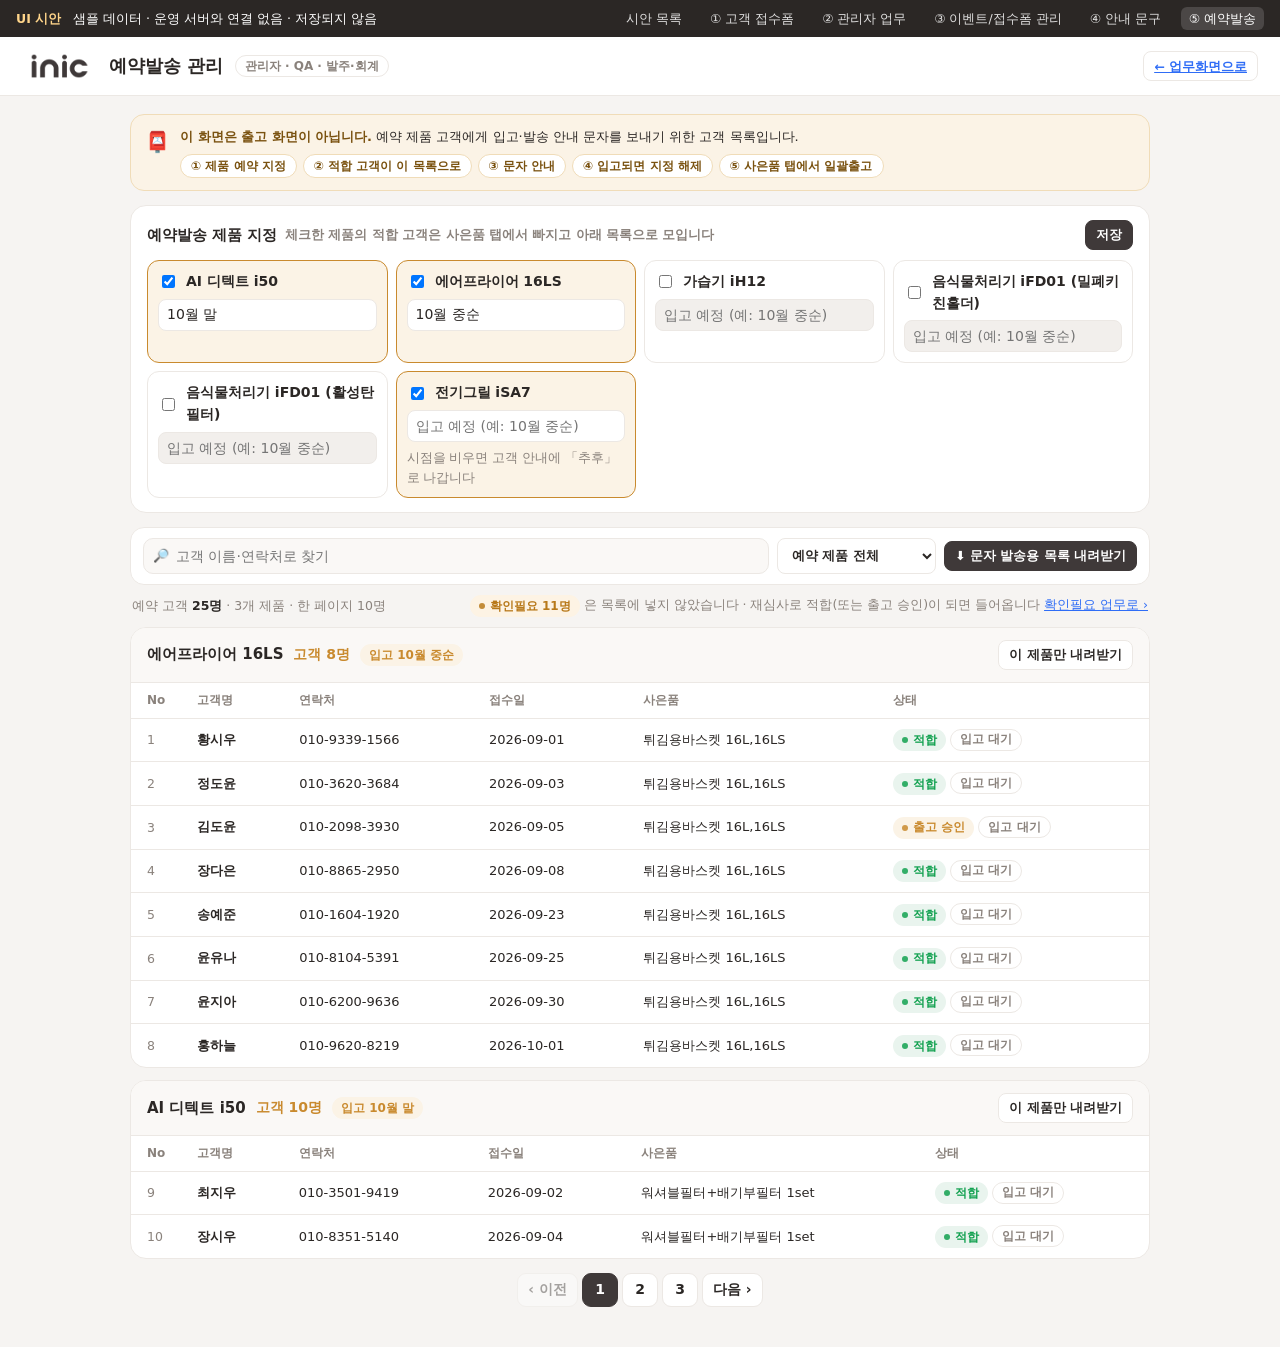
<file: reserve.html>
<!doctype html>
<html lang="ko"><head><meta charset="utf-8"><meta name="robots" content="noindex,nofollow"><meta name="viewport" content="width=device-width,initial-scale=1">
<title>시안 ⑤ 예약발송 관리</title>
<link rel="stylesheet" href="mock.css">
<style>
  .head{background:#fff;border-bottom:1px solid var(--line);padding:12px 22px;display:flex;align-items:center;gap:12px}
  .head h1{font-size:18px;margin:0}.head .sp{flex:1}
  .main{max-width:1060px;margin:0 auto;padding:18px 20px 40px}
  .purpose{background:var(--accentbg);border:1px solid #f0dcb8;border-radius:14px;padding:12px 14px;margin-bottom:14px;display:flex;gap:10px;align-items:flex-start;font-size:13px}
  .purpose b{color:#7a5210}
  .flow{display:flex;gap:6px;flex-wrap:wrap;margin-top:6px}
  .flow span{background:#fff;border:1px solid #f0dcb8;border-radius:999px;padding:2px 10px;font-size:12px;font-weight:700;color:#7a5210}
  .setup{background:#fff;border:1px solid var(--line);border-radius:16px;padding:14px 16px;margin-bottom:14px}
  .setup h3{margin:0 0 10px;font-size:14.5px;display:flex;align-items:center;gap:8px}
  .setup h3 .sp{flex:1}
  .pgrid{display:grid;grid-template-columns:repeat(auto-fill,minmax(230px,1fr));gap:8px}
  .pi{border:1.5px solid var(--line);border-radius:12px;padding:10px;display:flex;flex-direction:column;gap:6px;background:#fff}
  .pi.on{border-color:var(--accent);background:var(--accentbg)}
  .pi label{display:flex;align-items:center;gap:8px;font-weight:700;cursor:pointer}
  .pi input[type=text]{height:32px;border:1.5px solid var(--line);border-radius:8px;padding:0 8px;background:#fff}
  .pi input[disabled]{background:var(--sunk2);color:var(--sub)}
  .bar{display:flex;gap:8px;align-items:center;flex-wrap:wrap;background:#fff;border:1px solid var(--line);border-radius:14px;padding:10px 12px;margin-bottom:10px;position:sticky;top:30px;z-index:10}
  .bar .search{position:relative;flex:1 1 220px}
  .bar .search input{width:100%;height:36px;border:1.5px solid var(--line);border-radius:10px;padding:0 12px 0 32px;background:var(--sunk)}
  .bar .search::before{content:"🔎";position:absolute;left:10px;top:8px;font-size:13px}
  .info{display:flex;align-items:center;gap:8px;color:var(--sub);font-size:12.5px;margin:0 2px 10px;flex-wrap:wrap}
  .info .sp{flex:1}
  .grp{background:#fff;border:1px solid var(--line);border-radius:16px;margin-bottom:12px;overflow:hidden}
  .gh{display:flex;align-items:center;gap:10px;padding:12px 16px;background:var(--sunk);border-bottom:1px solid var(--line)}
  .gh b{font-size:15px}
  .gh .cnt{font-weight:800;color:var(--accent)}
  .gh .sp{flex:1}
  table{width:100%;border-collapse:collapse;font-size:13px}
  th{text-align:left;color:var(--sub);font-weight:700;font-size:12px;padding:8px 16px;border-bottom:1px solid var(--line);background:#fff}
  td{padding:10px 16px;border-bottom:1px solid var(--line)}
  tr:last-child td{border-bottom:0}
  tr:hover td{background:var(--sunk)}
  .pager{display:flex;justify-content:center;align-items:center;gap:4px;margin-top:14px}
  .pager button{min-width:36px;height:34px;border:1px solid var(--line);background:#fff;border-radius:9px;font-weight:700;cursor:pointer;padding:0 10px}
  .pager button.on{background:var(--brand);color:#fff;border-color:var(--brand)}
  .pager button[disabled]{opacity:.4;cursor:not-allowed}
  .empty{background:#fff;border:1px dashed var(--line);border-radius:16px;padding:40px;text-align:center;color:var(--sub)}
</style></head><body>
<div class="head"><span class="logochip"><img class="logo" src="logo.png" alt="아이닉"></span><h1>예약발송 관리</h1>
  <span class="chip line nodot">관리자 · QA · 발주·회계</span><span class="sp"></span><a class="btn sm" href="admin.html">← 업무화면으로</a></div>
<div class="main">
  <div class="purpose"><span style="font-size:20px">📮</span><div><b>이 화면은 출고 화면이 아닙니다.</b> 예약 제품 고객에게 입고·발송 안내 문자를 보내기 위한 고객 목록입니다.
    <div class="flow"><span>① 제품 예약 지정</span><span>② 적합 고객이 이 목록으로</span><span>③ 문자 안내</span><span>④ 입고되면 지정 해제</span><span>⑤ 사은품 탭에서 일괄출고</span></div></div></div>

  <div class="setup"><h3>예약발송 제품 지정 <span class="hint" style="font-weight:600">체크한 제품의 적합 고객은 사은품 탭에서 빠지고 아래 목록으로 모입니다</span><span class="sp"></span>
    <button class="btn sm primary" onclick="NOSAVE()">저장</button></h3>
    <div class="pgrid" id="pgrid"></div></div>

  <div class="bar"><div class="search"><input id="q" placeholder="고객 이름·연락처로 찾기"></div>
    <select id="pf" class="btn sm" style="height:36px"></select>
    <button class="btn sm primary" id="dl">⬇ 문자 발송용 목록 내려받기</button></div>
  <div class="info"><span id="tot"></span><span class="sp"></span><span id="revnote"></span></div>
  <div id="groups"></div>
  <div class="pager" id="pager"></div>
</div>
<script src="mock.js"></script>
<script>
mockbar("reserve.html");
const ALL = makeEntries(140);
const RES = JSON.parse(JSON.stringify(RESERVE_DEFAULT));
const giftProducts = PRODUCTS.filter(p=>p.rw==="gift");
const V = { q:"", pf:"", page:1 };
const PER = 10;
/* 목록 대상 = 예약 지정 제품 · 사은품 · (적합 또는 출고 승인) · 미출고. 확인필요/심사중은 넣지 않음 */
const inList = e => (e.product in RES) && e.rw==="gift" && (e.status==="eligible"||e.approved) && !e.shipped;
const pending = e => (e.product in RES) && e.rw==="gift" && (e.status==="review"||e.status==="pending") && !e.approved;
function renderSetup(){
  $("#pgrid").innerHTML = giftProducts.map(p=>{ const on = p.code in RES; return `<div class="pi ${on?"on":""}">
    <label><input type="checkbox" data-p="${p.code}" ${on?"checked":""}> ${esc(p.name)}</label>
    <input type="text" data-at="${p.code}" value="${esc(RES[p.code]||"")}" placeholder="입고 예정 (예: 10월 중순)" ${on?"":"disabled"}>
    ${on&&!RES[p.code]?'<span class="hint">시점을 비우면 고객 안내에 「추후」로 나갑니다</span>':""}</div>`; }).join("");
  const opts = Object.keys(RES); $("#pf").innerHTML = `<option value="">예약 제품 전체</option>`+opts.map(c=>`<option value="${c}" ${V.pf===c?"selected":""}>${esc(prodOf(c).name)}</option>`).join("");
}
function data(){
  const q=V.q.trim().toLowerCase(), d=q.replace(/\D/g,"");
  const order = Object.keys(RES);
  return ALL.filter(inList).filter(e=>!V.pf||e.product===V.pf)
    .filter(e=>!q||e.name.toLowerCase().includes(q)||(d.length>=4&&e.phone.replace(/\D/g,"").includes(d)))
    .sort((a,b)=> order.indexOf(a.product)-order.indexOf(b.product) || a.date-b.date);
}
function renderList(){
  const L=data(), pages=Math.max(1,Math.ceil(L.length/PER)); if(V.page>pages) V.page=pages;
  const vis=L.slice((V.page-1)*PER, V.page*PER);
  const totBy={}; L.forEach(e=>totBy[e.product]=(totBy[e.product]||0)+1);
  $("#tot").innerHTML = `예약 고객 <b style="color:var(--ink)">${L.length}명</b> · ${Object.keys(totBy).length}개 제품 · 한 페이지 ${PER}명`;
  const pend = ALL.filter(pending).filter(e=>!V.pf||e.product===V.pf).length;
  $("#revnote").innerHTML = pend ? `<span class="chip warn">확인필요 ${pend}명</span> 은 목록에 넣지 않았습니다 · 재심사로 적합(또는 출고 승인)이 되면 들어옵니다 <a href="admin.html">확인필요 업무로 ›</a>` : "";
  if(!vis.length){ $("#groups").innerHTML=`<div class="empty">${Object.keys(RES).length?"조건에 맞는 예약 고객이 없습니다.":"예약발송으로 지정한 제품이 없습니다."}</div>`; $("#pager").innerHTML=""; return; }
  const groups=[]; vis.forEach(e=>{ const g=groups[groups.length-1]; if(g&&g.p===e.product) g.rows.push(e); else groups.push({p:e.product,rows:[e]}); });
  const firstIdx = p => L.findIndex(e=>e.product===p);
  $("#groups").innerHTML = groups.map(g=>{ const cont = firstIdx(g.p) < (V.page-1)*PER;
    return `<div class="grp"><div class="gh"><b>${esc(prodOf(g.p).name)}</b><span class="cnt">고객 ${totBy[g.p]}명</span>${cont?'<span class="hint">(앞 페이지에서 이어짐)</span>':""}
      <span class="chip accent nodot">입고 ${esc(RES[g.p]||"추후")}</span><span class="sp"></span><button class="btn sm" data-dlp="${g.p}">이 제품만 내려받기</button></div>
      <table><tr><th style="width:44px">No</th><th>고객명</th><th>연락처</th><th>접수일</th><th>사은품</th><th>상태</th></tr>
      ${g.rows.map(e=>`<tr><td class="hint">${L.indexOf(e)+1}</td><td><b>${esc(e.name)}</b></td><td>${esc(e.phone)}</td><td>${fmtDate(e.date)}</td><td>${esc(e.gift)}</td>
        <td>${e.approved?'<span class="chip accent">출고 승인</span>':'<span class="chip ok">적합</span>'} <span class="chip line nodot">입고 대기</span></td></tr>`).join("")}</table></div>`; }).join("");
  const btn=(lbl,pg,dis,on)=>`<button ${dis?"disabled":""} class="${on?"on":""}" data-pg="${pg}">${lbl}</button>`;
  let h = btn("‹ 이전",V.page-1,V.page===1);
  for(let i=1;i<=pages;i++) h+=btn(i,i,false,i===V.page);
  h += btn("다음 ›",V.page+1,V.page===pages);
  $("#pager").innerHTML = pages>1 ? h : "";
}
function download(rows, name){
  const head=["제품","고객명","연락처","접수일","입고 예정"];
  const csv="﻿"+[head].concat(rows.map(e=>[prodOf(e.product).name,e.name,e.phone,fmtDate(e.date),RES[e.product]||"추후"]))
    .map(r=>r.map(v=>'"'+String(v).replace(/"/g,'""')+'"').join(",")).join("\r\n");
  const a=document.createElement("a"); a.href=URL.createObjectURL(new Blob([csv],{type:"text/csv"})); a.download=name; a.click();
  toast(`샘플 ${rows.length}명 목록을 내려받았습니다 (실제로는 접근 기록이 남습니다)`);
}
document.addEventListener("click",e=>{
  const pg=e.target.closest("[data-pg]"); if(pg&&!pg.disabled){ V.page=+pg.dataset.pg; renderList(); window.scrollTo({top:0,behavior:"smooth"}); }
  const dp=e.target.closest("[data-dlp]"); if(dp){ const p=dp.dataset.dlp; download(data().filter(x=>x.product===p), `예약발송_${p}_시안.csv`); }
});
document.addEventListener("change",e=>{
  const p=e.target.dataset&&e.target.dataset.p; if(p){ if(e.target.checked) RES[p]=""; else { delete RES[p]; toast("지정 해제 시 이 제품 고객은 사은품 탭 적합 목록으로 돌아갑니다(저장 후)"); } V.page=1; renderSetup(); renderList(); }
});
document.addEventListener("input",e=>{ const at=e.target.dataset&&e.target.dataset.at; if(at){ RES[at]=e.target.value; renderList(); } });
$("#q").oninput=e=>{ V.q=e.target.value; V.page=1; renderList(); };
$("#pf").onchange=e=>{ V.pf=e.target.value; V.page=1; renderList(); };
$("#dl").onclick=()=>download(data(), "예약발송_문자안내_시안.csv");
renderSetup(); renderList();
</script></body></html>
</file>
<file: mockup/mock.css>
/* 아이닉 포토리뷰 UI 시안 — 공통 스타일 (시안 전용, 운영 파일과 무관) */
:root{
  --brand:#3f3939; --ink:#2b2725; --sub:#8a827c; --line:#ece8e4;
  --bg:#f6f4f2; --card:#fff; --sunk:#faf8f6; --sunk2:#f2efec;
  --ok:#12a150; --okbg:#e9f4ee; --bad:#e5484d; --badbg:#fbedee;
  --warn:#b8791a; --warnbg:#fdf3e4; --blue:#2f6df6; --bluebg:#eaf0fd;
  --accent:#c98a2e; --accentbg:#fbf3e6;
  --r-sm:8px; --r-md:12px; --r-lg:18px; --r-pill:999px;
  --sh-1:0 1px 2px rgba(43,39,37,.06); --sh-2:0 8px 28px rgba(43,39,37,.14);
  --focus:0 0 0 3px rgba(47,109,246,.28);
}
*{box-sizing:border-box}
html,body{margin:0}
body{background:var(--bg);color:var(--ink);font-family:"Pretendard","Apple SD Gothic Neo","Malgun Gothic",system-ui,sans-serif;
  font-size:14px;line-height:1.55;-webkit-font-smoothing:antialiased}
button,input,select,textarea{font:inherit;color:inherit}
a{color:var(--blue)}
.logo{height:26px;display:block}
.logochip{background:#fff;border-radius:8px;padding:4px 8px;display:inline-flex}

/* 시안 띠 */
.mockbar{position:sticky;top:0;z-index:50;background:#2b2725;color:#fff;font-size:12.5px;padding:7px 16px;display:flex;gap:12px;align-items:center;flex-wrap:wrap}
.mockbar b{color:#ffd58a}
.mockbar a{color:#fff;opacity:.85;text-decoration:none;padding:2px 8px;border-radius:6px}
.mockbar a:hover,.mockbar a.on{background:rgba(255,255,255,.15);opacity:1}
.mockbar .sp{flex:1}

/* 버튼 */
.btn{display:inline-flex;align-items:center;justify-content:center;gap:6px;height:36px;padding:0 14px;border-radius:var(--r-md);
  border:1px solid var(--line);background:#fff;font-weight:700;cursor:pointer;transition:transform .05s,background .15s}
.btn:hover{background:var(--sunk)}
.btn:active{transform:scale(.98)}
.btn:focus-visible,.chip:focus-visible,input:focus-visible,select:focus-visible,textarea:focus-visible{outline:none;box-shadow:var(--focus)}
.btn.primary{background:var(--brand);color:#fff;border-color:var(--brand)}
.btn.primary:hover{background:#2f2a2a}
.btn.danger{background:var(--badbg);color:var(--bad);border-color:transparent}
.btn.ghost{background:transparent;border-color:transparent;color:var(--sub)}
.btn.ghost:hover{background:var(--sunk2);color:var(--ink)}
.btn.sm{height:30px;padding:0 10px;font-size:12.5px;border-radius:var(--r-sm)}
.btn.lg{height:52px;font-size:16px;border-radius:14px}
.btn[disabled]{opacity:.45;cursor:not-allowed}

/* 칩 */
.chip{display:inline-flex;align-items:center;gap:5px;height:22px;padding:0 9px;border-radius:var(--r-pill);font-size:12px;font-weight:700;
  background:var(--sunk2);color:var(--sub);white-space:nowrap;border:0}
.chip::before{content:"";width:6px;height:6px;border-radius:50%;background:currentColor;opacity:.85}
.chip.nodot::before{display:none}
.chip.ok{background:var(--okbg);color:var(--ok)}
.chip.bad{background:var(--badbg);color:var(--bad)}
.chip.warn{background:var(--warnbg);color:var(--warn)}
.chip.blue{background:var(--bluebg);color:var(--blue)}
.chip.accent{background:var(--accentbg);color:var(--accent)}
.chip.line{background:#fff;border:1px solid var(--line)}
.fchip{height:30px;padding:0 12px;border-radius:var(--r-pill);border:1px solid var(--line);background:#fff;font-size:12.5px;font-weight:700;color:var(--sub);cursor:pointer}
.fchip.on{background:var(--brand);border-color:var(--brand);color:#fff}

/* 카드·입력 */
.card{background:var(--card);border:1px solid var(--line);border-radius:var(--r-lg);box-shadow:var(--sh-1)}
.inp{width:100%;height:44px;border:1.5px solid var(--line);border-radius:var(--r-md);padding:0 12px;background:#fff;font-size:15px}
textarea.inp{height:auto;min-height:84px;padding:10px 12px;line-height:1.55;resize:vertical}
.inp:focus{border-color:var(--brand);outline:none;box-shadow:var(--focus)}
.inp.err{border-color:var(--bad)}
.lbl{display:flex;align-items:center;gap:6px;font-weight:700;font-size:13.5px;margin:0 0 6px}
.req{width:6px;height:6px;border-radius:50%;background:var(--bad);display:inline-block}
.opt{font-size:11.5px;color:var(--sub);font-weight:600}
.errtxt{color:var(--bad);font-size:12.5px;margin-top:6px;display:none}
.errtxt.on{display:block}
.hint{font-size:12.5px;color:var(--sub)}
.sec-t{font-size:12px;font-weight:800;color:var(--sub);letter-spacing:.04em;text-transform:uppercase;margin:0 0 8px}

/* 토스트·모달 */
.toast{position:fixed;left:50%;bottom:28px;transform:translateX(-50%) translateY(20px);opacity:0;background:#2b2725;color:#fff;
  padding:11px 18px;border-radius:12px;font-weight:700;font-size:13.5px;z-index:200;transition:.2s;pointer-events:none;max-width:90vw;text-align:center}
.toast.on{opacity:1;transform:translateX(-50%) translateY(0)}
.modal{position:fixed;inset:0;background:rgba(30,26,24,.45);display:none;align-items:center;justify-content:center;z-index:150;padding:16px}
.modal.on{display:flex}
.modal .box{background:#fff;border-radius:var(--r-lg);box-shadow:var(--sh-2);width:min(560px,100%);max-height:88vh;overflow:auto}
.modal .hd{display:flex;align-items:center;gap:8px;padding:16px 18px;border-bottom:1px solid var(--line);font-weight:800}
.modal .bd{padding:16px 18px}
.modal .ft{display:flex;justify-content:flex-end;gap:8px;padding:12px 18px;border-top:1px solid var(--line)}

/* 표시용 서식([[빨강]] {{굵게}}) */
.hl{color:#c0392b;font-weight:800}.hlk{font-weight:800}

@media (max-width:640px){ .mockbar{font-size:11.5px} }
</file>
<file: mock.css>
/* 아이닉 포토리뷰 UI 시안 — 공통 스타일 (시안 전용, 운영 파일과 무관) */
:root{
  --brand:#3f3939; --ink:#2b2725; --sub:#8a827c; --line:#ece8e4;
  --bg:#f6f4f2; --card:#fff; --sunk:#faf8f6; --sunk2:#f2efec;
  --ok:#12a150; --okbg:#e9f4ee; --bad:#e5484d; --badbg:#fbedee;
  --warn:#b8791a; --warnbg:#fdf3e4; --blue:#2f6df6; --bluebg:#eaf0fd;
  --accent:#c98a2e; --accentbg:#fbf3e6;
  --r-sm:8px; --r-md:12px; --r-lg:18px; --r-pill:999px;
  --sh-1:0 1px 2px rgba(43,39,37,.06); --sh-2:0 8px 28px rgba(43,39,37,.14);
  --focus:0 0 0 3px rgba(47,109,246,.28);
}
*{box-sizing:border-box}
html,body{margin:0}
body{background:var(--bg);color:var(--ink);font-family:"Pretendard","Apple SD Gothic Neo","Malgun Gothic",system-ui,sans-serif;
  font-size:14px;line-height:1.55;-webkit-font-smoothing:antialiased}
button,input,select,textarea{font:inherit;color:inherit}
a{color:var(--blue)}
.logo{height:26px;display:block}
.logochip{background:#fff;border-radius:8px;padding:4px 8px;display:inline-flex}

/* 시안 띠 */
.mockbar{position:sticky;top:0;z-index:50;background:#2b2725;color:#fff;font-size:12.5px;padding:7px 16px;display:flex;gap:12px;align-items:center;flex-wrap:wrap}
.mockbar b{color:#ffd58a}
.mockbar a{color:#fff;opacity:.85;text-decoration:none;padding:2px 8px;border-radius:6px}
.mockbar a:hover,.mockbar a.on{background:rgba(255,255,255,.15);opacity:1}
.mockbar .sp{flex:1}

/* 버튼 */
.btn{display:inline-flex;align-items:center;justify-content:center;gap:6px;height:36px;padding:0 14px;border-radius:var(--r-md);
  border:1px solid var(--line);background:#fff;font-weight:700;cursor:pointer;transition:transform .05s,background .15s}
.btn:hover{background:var(--sunk)}
.btn:active{transform:scale(.98)}
.btn:focus-visible,.chip:focus-visible,input:focus-visible,select:focus-visible,textarea:focus-visible{outline:none;box-shadow:var(--focus)}
.btn.primary{background:var(--brand);color:#fff;border-color:var(--brand)}
.btn.primary:hover{background:#2f2a2a}
.btn.danger{background:var(--badbg);color:var(--bad);border-color:transparent}
.btn.ghost{background:transparent;border-color:transparent;color:var(--sub)}
.btn.ghost:hover{background:var(--sunk2);color:var(--ink)}
.btn.sm{height:30px;padding:0 10px;font-size:12.5px;border-radius:var(--r-sm)}
.btn.lg{height:52px;font-size:16px;border-radius:14px}
.btn[disabled]{opacity:.45;cursor:not-allowed}

/* 칩 */
.chip{display:inline-flex;align-items:center;gap:5px;height:22px;padding:0 9px;border-radius:var(--r-pill);font-size:12px;font-weight:700;
  background:var(--sunk2);color:var(--sub);white-space:nowrap;border:0}
.chip::before{content:"";width:6px;height:6px;border-radius:50%;background:currentColor;opacity:.85}
.chip.nodot::before{display:none}
.chip.ok{background:var(--okbg);color:var(--ok)}
.chip.bad{background:var(--badbg);color:var(--bad)}
.chip.warn{background:var(--warnbg);color:var(--warn)}
.chip.blue{background:var(--bluebg);color:var(--blue)}
.chip.accent{background:var(--accentbg);color:var(--accent)}
.chip.line{background:#fff;border:1px solid var(--line)}
.fchip{height:30px;padding:0 12px;border-radius:var(--r-pill);border:1px solid var(--line);background:#fff;font-size:12.5px;font-weight:700;color:var(--sub);cursor:pointer}
.fchip.on{background:var(--brand);border-color:var(--brand);color:#fff}

/* 카드·입력 */
.card{background:var(--card);border:1px solid var(--line);border-radius:var(--r-lg);box-shadow:var(--sh-1)}
.inp{width:100%;height:44px;border:1.5px solid var(--line);border-radius:var(--r-md);padding:0 12px;background:#fff;font-size:15px}
textarea.inp{height:auto;min-height:84px;padding:10px 12px;line-height:1.55;resize:vertical}
.inp:focus{border-color:var(--brand);outline:none;box-shadow:var(--focus)}
.inp.err{border-color:var(--bad)}
.lbl{display:flex;align-items:center;gap:6px;font-weight:700;font-size:13.5px;margin:0 0 6px}
.req{width:6px;height:6px;border-radius:50%;background:var(--bad);display:inline-block}
.opt{font-size:11.5px;color:var(--sub);font-weight:600}
.errtxt{color:var(--bad);font-size:12.5px;margin-top:6px;display:none}
.errtxt.on{display:block}
.hint{font-size:12.5px;color:var(--sub)}
.sec-t{font-size:12px;font-weight:800;color:var(--sub);letter-spacing:.04em;text-transform:uppercase;margin:0 0 8px}

/* 토스트·모달 */
.toast{position:fixed;left:50%;bottom:28px;transform:translateX(-50%) translateY(20px);opacity:0;background:#2b2725;color:#fff;
  padding:11px 18px;border-radius:12px;font-weight:700;font-size:13.5px;z-index:200;transition:.2s;pointer-events:none;max-width:90vw;text-align:center}
.toast.on{opacity:1;transform:translateX(-50%) translateY(0)}
.modal{position:fixed;inset:0;background:rgba(30,26,24,.45);display:none;align-items:center;justify-content:center;z-index:150;padding:16px}
.modal.on{display:flex}
.modal .box{background:#fff;border-radius:var(--r-lg);box-shadow:var(--sh-2);width:min(560px,100%);max-height:88vh;overflow:auto}
.modal .hd{display:flex;align-items:center;gap:8px;padding:16px 18px;border-bottom:1px solid var(--line);font-weight:800}
.modal .bd{padding:16px 18px}
.modal .ft{display:flex;justify-content:flex-end;gap:8px;padding:12px 18px;border-top:1px solid var(--line)}

/* 표시용 서식([[빨강]] {{굵게}}) */
.hl{color:#c0392b;font-weight:800}.hlk{font-weight:800}

@media (max-width:640px){ .mockbar{font-size:11.5px} }
</file>
